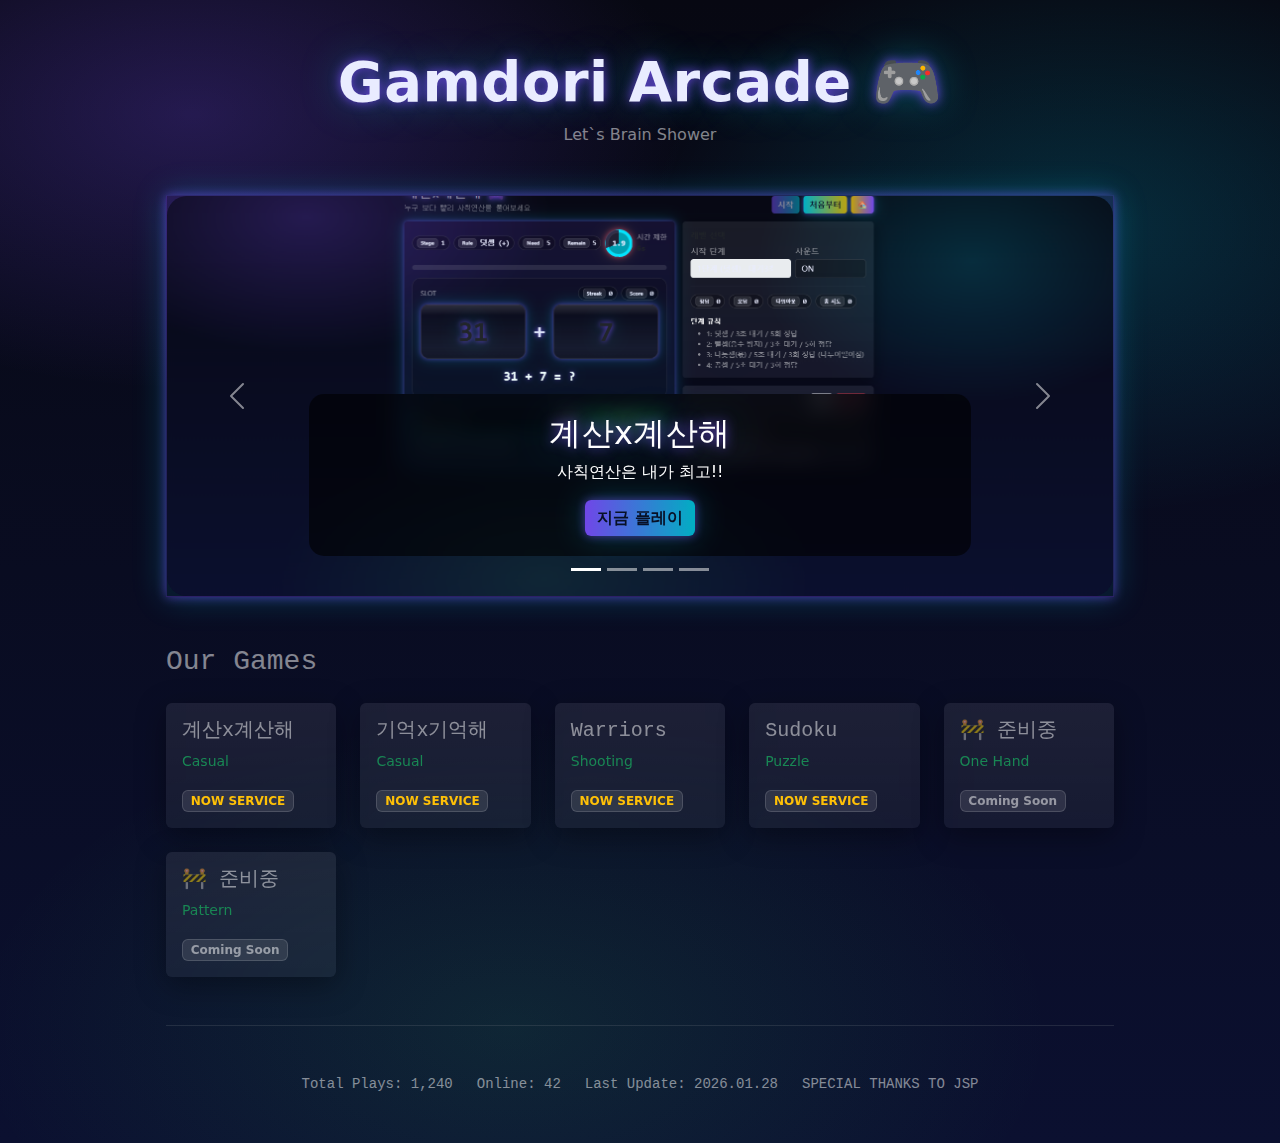
<file: index.html>
<!DOCTYPE html>
<html lang="ko">
<head>
  <meta charset="utf-8" />
  <meta name="viewport" content="width=device-width, initial-scale=1" />
  <title>🎮 Gamdori</title>
  <link href="https://cdn.jsdelivr.net/npm/bootstrap@5.3.3/dist/css/bootstrap.min.css" rel="stylesheet">
  <link rel="stylesheet" href="./css/template_style.css">
  <style>
    /* 인덱스 페이지 전용 추가 스타일 */
    .carousel-item { height: 400px; border-radius: 20px; overflow: hidden; }
    .carousel-caption { background: rgba(0, 0, 0, 0.6); border-radius: 15px; backdrop-filter: blur(10px); padding: 20px; bottom: 10%; }
    .game-card { transition: transform 0.3s ease, box-shadow 0.3s ease; cursor: pointer; height: 100%; }
    .game-card:hover { transform: translateY(-10px); box-shadow: var(--glow-strong) !important; }
    .card-img-top { height: 140px; object-fit: cover; filter: brightness(0.7); }
    .carousel-bg { background-size: cover; background-position: center; background-repeat: no-repeat; height: 100%;}
    .bg-multi { background-image: url('./assets/images/carousel_multi.png'); }
    .bg-memory { background-image: url('./assets/images/carousel_memory.png'); }
    .bg-word { background-image: url('./assets/images/carousel_word.png'); }
    .bg-sudoku { background-image: url('./assets/images/carousel_sudoku.png'); }
  </style>
</head>
<body class="py-5">

  <div class="wrap px-3">
    <header class="text-center mb-5">
      <h1 class="display-4 fw-bold neon-title">Gamdori Arcade 🎮</h1>
      <p class="text-white-50">Let`s Brain Shower</p>
    </header>

    <section class="mb-5">
      <div id="featuredCarousel" class="carousel slide carousel-fade" data-bs-ride="carousel">
        <div class="carousel-indicators">
          <button type="button" data-bs-target="#featuredCarousel" data-bs-slide-to="0" class="active"></button>
          <button type="button" data-bs-target="#featuredCarousel" data-bs-slide-to="1"></button>
          <button type="button" data-bs-target="#featuredCarousel" data-bs-slide-to="2"></button>
          <button type="button" data-bs-target="#featuredCarousel" data-bs-slide-to="3"></button>
        </div>
        <div class="carousel-inner glass machine">
          <div class="carousel-item active">
            <div class="carousel-bg bg-multi d-flex align-items-center justify-content-center h-100">
              <div class="carousel-caption">
                <h2 class="neon-title">계산x계산해</h2>
                <p>사칙연산은 내가 최고!!</p>
                <a href="./templates/game-multi-calc.html" class="btn btn-neon">지금 플레이</a>
              </div>
            </div>
          </div>
          <div class="carousel-item">
            <div class="carousel-bg bg-memory d-flex align-items-center justify-content-center h-100">
              <div class="carousel-caption">
                <h2 class="neon-title">기억x기억해</h2>
                <p>당신은 마카오에 대해서 얼마나 알고 있나?!!</p>
                <a href="./templates/game-word-memory.html" class="btn btn-neon">지금 플레이</a>
              </div>
            </div>
          </div>
          <div class="carousel-item">
            <div class="carousel-bg bg-word d-flex align-items-center justify-content-center h-100">
              <div class="carousel-caption">
                <h2 class="neon-title">키보드워리어 🧌</h2>
                <p>제한 시간 내에 누구보다 빠르게 키보드 워리어가 되어 보세요</p>
                <a href="./templates/game-speed-typing.html" class="btn btn-neon">지금 플레이</a>
              </div>
            </div>
          </div>
          <div class="carousel-item">
              <div class="carousel-bg bg-sudoku d-flex align-items-center justify-content-center h-100">
                  <div class="carousel-caption">
                      <h2 class="neon-title">Sudoku</h2>
                      <p>난이도 별로 스도쿠를 정복 하자~</p>
                      <a href="./templates/game-sudoku.html" class="btn btn-neon">지금 플레이</a>
                  </div>
              </div>
          </div>
          <!-- <div class="carousel-item">
              <div class="carousel-bg bg-memory d-flex align-items-center justify-content-center h-100">
                  <div class="carousel-caption">
                      <h2 class="neon-title">🚧 준비중</h2>
                      <p>Website Under Construction</p>
                      <a href="index.html" class="btn btn-neon">Comming Soon</a>
                  </div>
              </div>
          </div> -->
        </div>
        <button class="carousel-control-prev" type="button" data-bs-target="#featuredCarousel" data-bs-slide="prev">
          <span class="carousel-control-prev-icon"></span>
        </button>
        <button class="carousel-control-next" type="button" data-bs-target="#featuredCarousel" data-bs-slide="next">
          <span class="carousel-control-next-icon"></span>
        </button>
      </div>
    </section>

    <section>
      <h3 class="mb-4 text-white-50 mono">Our Games</h3>
      <div class="row row-cols-2 row-cols-md-3 row-cols-lg-5 g-4">

        <div class="col">
          <div class="card glass game-card border-0" onclick="location.href='./templates/game-multi-calc.html'">
            <div class="card-body">
              <h5 class="card-title text-white-50 mono">계산x계산해</h5>
              <p class="card-text small text-success">Casual</p>
              <span class="badge badge-soft text-warning">NOW SERVICE</span>
            </div>
          </div>
        </div>

        <div class="col">
          <div class="card glass game-card border-0" onclick="location.href='./templates/game-word-memory.html'">
            <div class="card-body">
              <h5 class="card-title text-white-50 mono">기억x기억해</h5>
              <p class="card-text small text-success">Casual</p>
              <span class="badge badge-soft text-warning">NOW SERVICE</span>
            </div>
          </div>
        </div>

        <div class="col">
          <div class="card glass game-card border-0" onclick="location.href='./templates/game-speed-typing.html'">
            <div class="card-body">
              <h5 class="card-title text-white-50 mono">Warriors</h5>
              <p class="card-text small text-success">Shooting</p>
              <span class="badge badge-soft text-warning">NOW SERVICE</span>
            </div>
          </div>
        </div>

        <div class="col">
          <div class="card glass game-card border-0" onclick="location.href='./templates/game-sudoku.html'">
            <div class="card-body">
              <h5 class="card-title text-white-50 mono">Sudoku</h5>
              <p class="card-text small text-success">Puzzle</p>
              <span class="badge badge-soft text-warning">NOW SERVICE</span>
            </div>
          </div>
        </div>

        <div class="col">
          <div class="card glass game-card border-0" onclick="location.href='index.html'">
            <div class="card-body">
              <h5 class="card-title text-white-50 mono">🚧 준비중</h5>
              <p class="card-text small text-success">One Hand</p>
              <span class="badge badge-soft text-white-50">Coming Soon</span>
            </div>
          </div>
        </div>

        <div class="col">
          <div class="card glass game-card border-0" onclick="location.href='index.html'">
            <div class="card-body">
              <h5 class="card-title text-white-50 mono">🚧 준비중</h5>
              <p class="card-text small text-success">Pattern</p>
              <span class="badge badge-soft text-white-50">Coming Soon</span>
            </div>
          </div>
        </div>

      </div>
    </section>

    <footer class="mt-5 pt-5 text-center border-top border-secondary border-opacity-25">
      <div class="d-flex justify-content-center gap-4 text-white-50 small mono">
        <span>Total Plays: 1,240</span>
        <span>Online: 42</span>
        <span>Last Update: 2026.01.28</span>
        <span>SPECIAL THANKS TO JSP</span>
      </div>
    </footer>
  </div>

  <script src="https://cdn.jsdelivr.net/npm/bootstrap@5.3.3/dist/js/bootstrap.bundle.min.js"></script>
</body>
</html>
</file>
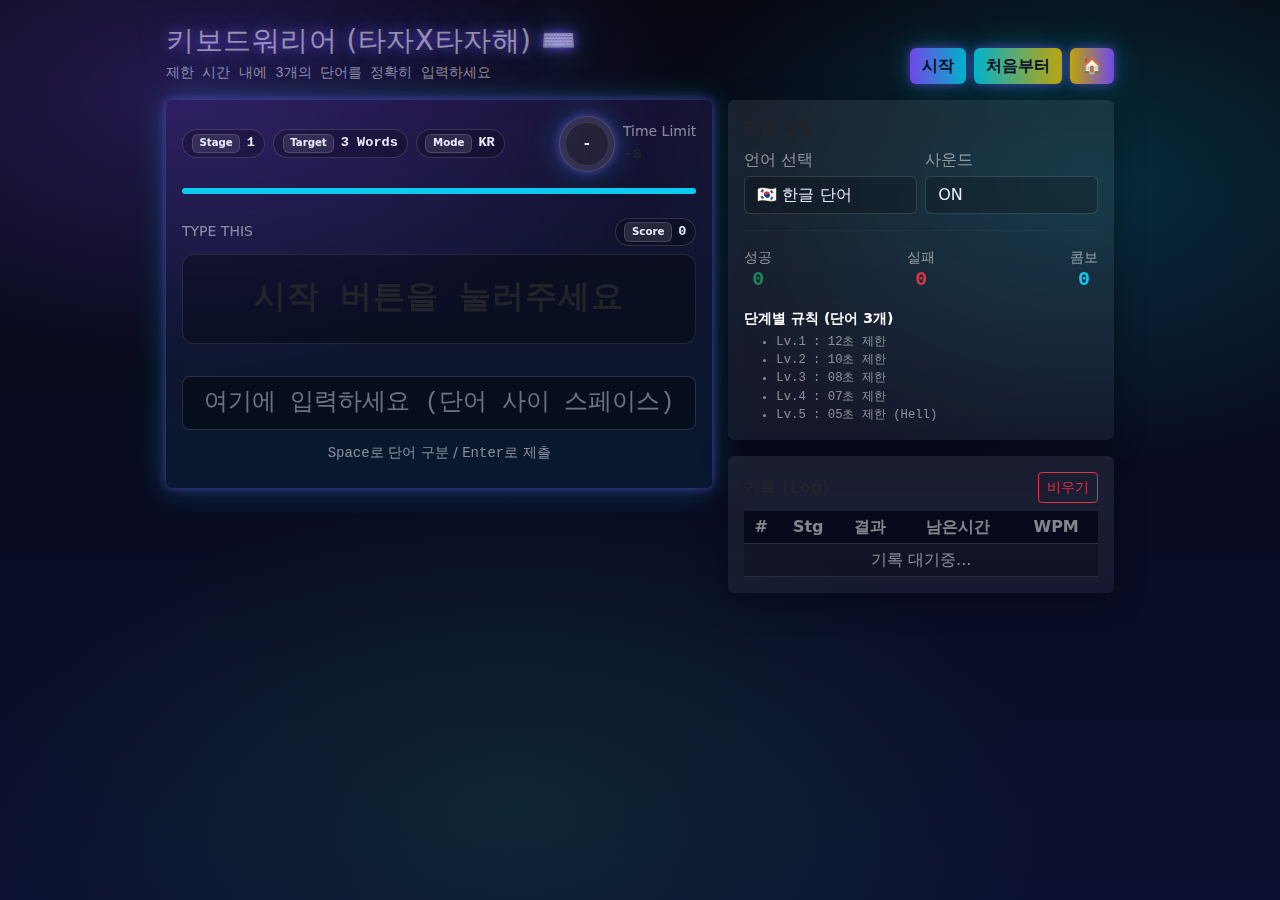
<file: typing-game.html>
<!doctype html>
<html lang="ko">
<head>
  <meta charset="utf-8" />
  <meta name="viewport" content="width=device-width, initial-scale=1" />
  <title>⌨️ TypeDori</title>

  <link href="https://cdn.jsdelivr.net/npm/bootstrap@5.3.3/dist/css/bootstrap.min.css" rel="stylesheet">
  <link rel="stylesheet" href="style.css">
  <style>
    /* 타이핑 게임 전용 추가 스타일 */
    .word-display {
      font-size: 2rem;
      font-weight: 700;
      letter-spacing: 1px;
      min-height: 80px;
      display: flex;
      flex-wrap: wrap;
      align-items: center;
      justify-content: center;
      gap: 10px;
      padding: 20px;
      background: rgba(0,0,0,.3);
      border-radius: 12px;
      border: 1px solid rgba(255,255,255,.1);
    }
    
    .char { transition: color 0.1s; color: var(--text); opacity: 0.5; }
    .char.current { text-decoration: underline; text-decoration-color: var(--neon2); opacity: 1; }
    .char.correct { color: var(--good); opacity: 1; text-shadow: 0 0 10px rgba(56, 239, 125, 0.5); }
    .char.wrong { color: var(--bad); opacity: 1; text-shadow: 0 0 10px rgba(255, 77, 109, 0.5); }
    .char.space { width: 10px; } /* 스페이스바 시각적 간격 */
  </style>
</head>

<body class="py-4">
  <div class="wrap px-3">
    <div class="d-flex flex-wrap align-items-end justify-content-between gap-2 mb-3">
      <div>
        <h1 class="h3 mb-1 neon-title"><span class="text-white-50">키보드워리어 (타자X타자해) ⌨️</span></h1>
        <div class="text-white-50 small">
          <span class="mono">제한 시간 내에 3개의 단어를 정확히 입력하세요</span>
        </div>
      </div>

      <div class="d-flex flex-wrap gap-2">
        <button id="btnStart" class="btn btn-neon">시작</button>
        <button id="btnRestartAll" class="btn btn-neon2">처음부터</button>
        <button id="btnGotoIndex" class="btn btn-neon3">🏠</button>
      </div>
    </div>

    <div class="row g-3">
      <div class="col-12 col-lg-7">
        <div class="card glass machine border-0">
          <div class="card-body">
            <div class="d-flex flex-wrap align-items-center justify-content-between gap-2 mb-3">
              <div class="d-flex flex-wrap gap-2">
                <span class="chip"><span class="badge badge-soft">Stage</span> <span id="hudStage" class="mono fw-bold">1</span></span>
                <span class="chip"><span class="badge badge-soft">Target</span> <span class="mono fw-bold">3 Words</span></span>
                <span class="chip"><span class="badge badge-soft">Mode</span> <span id="hudLang" class="mono fw-bold">KR</span></span>
              </div>

              <div class="d-flex align-items-center gap-2">
                <div class="timer-ring" id="timerRing" style="--p:0%;">
                  <div class="mono" id="timerText">-</div>
                </div>
                <div>
                  <div class="text-white-50 small">Time Limit</div>
                  <div class="mono fw-bold"><span id="hudTimeLimit">-</span>s</div>
                </div>
              </div>
            </div>

            <div class="progress mb-4" style="height: 6px; background: rgba(255,255,255,.10);">
              <div id="progressBar" class="progress-bar bg-info" style="width:100%"></div>
            </div>

            <div class="mb-4">
              <div class="d-flex align-items-center justify-content-between mb-2">
                <div class="text-white-50 small">TYPE THIS</div>
                <div class="d-flex flex-wrap gap-2">
                  <span class="chip"><span class="badge badge-soft">Score</span> <span id="hudScore" class="mono fw-bold">0</span></span>
                </div>
              </div>

              <div id="wordDisplay" class="word-display mono">
                시작 버튼을 눌러주세요
              </div>
            </div>

            <form id="answerForm" class="row g-2 align-items-center mt-3">
              <div class="col-12">
                <input id="answerInput" class="form-control form-control-lg mono text-center" type="text" 
                       placeholder="여기에 입력하세요 (단어 사이 스페이스)" autocomplete="off" disabled 
                       style="font-size: 1.5rem; background: rgba(0,0,0,0.4); color: white;" />
              </div>
              <div class="col-12 d-none">
                <button id="btnSubmit" class="btn btn-success w-100" type="submit">제출</button>
              </div>
            </form>
            <div class="p-2 form-text text-white-50 text-center">
              <span class="mono">Space</span>로 단어 구분 / <span class="mono">Enter</span>로 제출
            </div>
          </div>
        </div>
      </div>

      <div class="col-12 col-lg-5">
        <div class="card glass border-0 mb-3">
          <div class="card-body">
            <div class="fw-bold mb-2">게임 설정</div>

            <div class="row g-2 align-items-end">
              <div class="col-6">
                <label class="form-label text-white-50 mb-1">언어 선택</label>
                <select id="langSelect" class="form-select">
                  <option value="KR" selected>🇰🇷 한글 단어</option>
                  <option value="EN">🇺🇸 영어 단어</option>
                </select>
              </div>
              <div class="col-6">
                <label class="form-label text-white-50 mb-1">사운드</label>
                <select id="soundSelect" class="form-select">
                  <option value="on" selected>ON</option>
                  <option value="off">OFF</option>
                </select>
              </div>
            </div>

            <hr style="border-color: rgba(255,255,255,.12);" />

            <div class="d-flex flex-wrap gap-2 justify-content-between">
              <div class="text-center">
                <div class="small text-white-50">성공</div>
                <div id="hudCorrect" class="mono fw-bold h5 mb-0 text-success">0</div>
              </div>
              <div class="text-center">
                <div class="small text-white-50">실패</div>
                <div id="hudWrong" class="mono fw-bold h5 mb-0 text-danger">0</div>
              </div>
              <div class="text-center">
                <div class="small text-white-50">콤보</div>
                <div id="hudStreak" class="mono fw-bold h5 mb-0 text-info">0</div>
              </div>
            </div>

            <div class="mt-3 small text-white-50">
              <div class="fw-semibold text-white mb-1">단계별 규칙 (단어 3개)</div>
              <ul class="mb-0 mono small">
                <li>Lv.1 : 12초 제한</li>
                <li>Lv.2 : 10초 제한</li>
                <li>Lv.3 : 08초 제한</li>
                <li>Lv.4 : 07초 제한</li>
                <li>Lv.5 : 05초 제한 (Hell)</li>
              </ul>
            </div>
          </div>
        </div>

        <div class="card glass border-0">
          <div class="card-body">
            <div class="d-flex align-items-center justify-content-between gap-2 mb-2">
              <div class="fw-bold">기록 (Log)</div>
              <button id="btnClearLog" class="btn btn-outline-danger btn-sm">비우기</button>
            </div>

            <div class="table-responsive" style="max-height: 300px;">
              <table class="table table-sm table-darkish align-middle mb-0 text-center">
                <thead style="position: sticky; top: 0; background: rgba(10,15,35,.95);">
                  <tr>
                    <th class="text-white-50">#</th>
                    <th class="text-white-50">Stg</th>
                    <th class="text-white-50">결과</th>
                    <th class="text-white-50">남은시간</th>
                    <th class="text-white-50">WPM</th>
                  </tr>
                </thead>
                <tbody id="logBody">
                  <tr><td colspan="5" class="text-white-50">기록 대기중...</td></tr>
                </tbody>
              </table>
            </div>
          </div>
        </div>
      </div>
    </div>

    <div class="toast-container position-fixed bottom-0 end-0 p-3" style="z-index: 1080;">
      <div id="toast" class="toast align-items-center text-bg-dark border-0" role="alert" aria-live="assertive" aria-atomic="true">
        <div class="d-flex">
          <div id="toastBody" class="toast-body">-</div>
          <button type="button" class="btn-close btn-close-white me-2 m-auto" data-bs-dismiss="toast" aria-label="Close"></button>
        </div>
      </div>
    </div>

  </div>

  <script src="https://cdn.jsdelivr.net/npm/bootstrap@5.3.3/dist/js/bootstrap.bundle.min.js"></script>
  <script src="typing-game.js"></script>
</body>
</html>
</file>
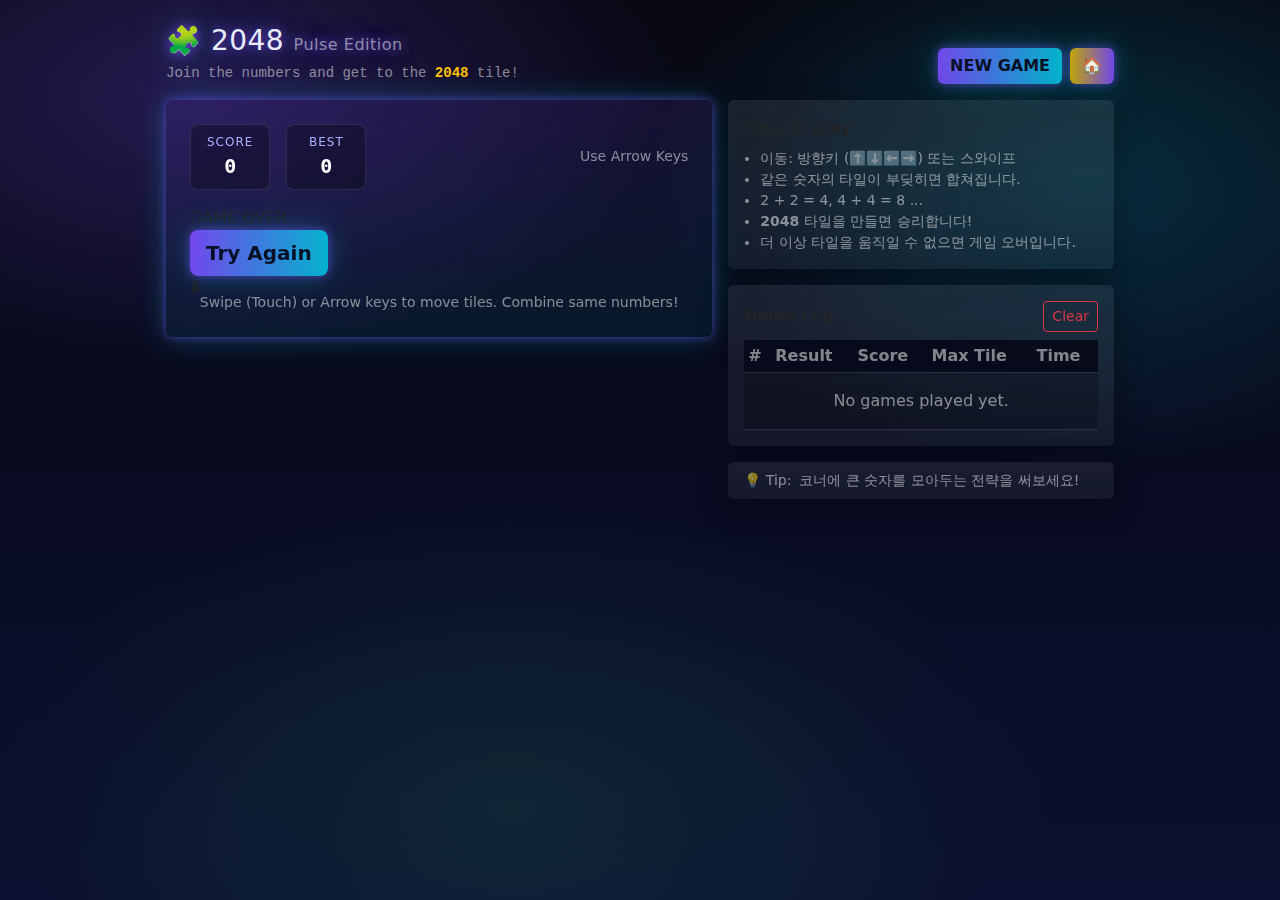
<file: templates/game-2048.html>
<!doctype html>
<html lang="ko">

<head>
    <meta charset="utf-8" />
    <meta name="viewport" content="width=device-width, initial-scale=1, maximum-scale=1, user-scalable=no" />
    <title>🧩 2048</title>

    <link href="https://cdn.jsdelivr.net/npm/bootstrap@5.3.3/dist/css/bootstrap.min.css" rel="stylesheet">
    <link rel="stylesheet" href="../css/template_style.css">
    <style>
        /* 추가적인 커스텀 스타일이 필요하면 여기에 작성 */
        .score-box {
            background: rgba(0, 0, 0, 0.3);
            border: 1px solid rgba(255, 255, 255, 0.1);
            border-radius: 8px;
            padding: 8px 16px;
            min-width: 80px;
            text-align: center;
        }

        .score-label {
            font-size: 0.75rem;
            color: #a9b2ff;
            text-transform: uppercase;
            letter-spacing: 1px;
        }

        .score-value {
            font-size: 1.25rem;
            font-weight: 800;
            color: #fff;
            font-family: ui-monospace, monospace;
        }
    </style>
</head>

<body class="py-4">
    <div class="wrap px-3">
        <!-- Header -->
        <div class="d-flex flex-wrap align-items-end justify-content-between gap-2 mb-3">
            <div>
                <h1 class="h3 mb-1 neon-title">🧩 2048 <span class="fs-6 text-white-50">Pulse Edition</span></h1>
                <div class="text-white-50 small">
                    <span class="mono">Join the numbers and get to the <strong class="text-warning">2048</strong>
                        tile!</span>
                </div>
            </div>

            <div class="d-flex flex-wrap gap-2">
                <button id="btnNewGame" class="btn btn-neon">NEW GAME</button>
                <button id="btnGotoIndex" class="btn btn-neon3">🏠</button>
            </div>
        </div>

        <div class="row g-3">
            <!-- Left: Game Area -->
            <div class="col-12 col-lg-7">
                <div class="card glass machine border-0">
                    <div class="card-body p-3 p-md-4">

                        <!-- Score Board -->
                        <div class="d-flex justify-content-between align-items-center mb-3">
                            <div class="d-flex gap-3">
                                <div class="score-box">
                                    <div class="score-label">Score</div>
                                    <div id="scoreCurrent" class="score-value">0</div>
                                </div>
                                <div class="score-box">
                                    <div class="score-label">Best</div>
                                    <div id="scoreBest" class="score-value">0</div>
                                </div>
                            </div>
                            <div class="text-white-50 small text-end">
                                <i class="bi bi-arrows-move"></i> Use Arrow Keys
                            </div>
                        </div>

                        <!-- Game Grid -->
                        <div class="grid-2048" id="grid2048">
                            <!-- Tiles will be generated by JS -->
                            <!-- 16 empty cells for background grid -->
                            <div class="tile-empty"></div>
                            <div class="tile-empty"></div>
                            <div class="tile-empty"></div>
                            <div class="tile-empty"></div>
                            <div class="tile-empty"></div>
                            <div class="tile-empty"></div>
                            <div class="tile-empty"></div>
                            <div class="tile-empty"></div>
                            <div class="tile-empty"></div>
                            <div class="tile-empty"></div>
                            <div class="tile-empty"></div>
                            <div class="tile-empty"></div>
                            <div class="tile-empty"></div>
                            <div class="tile-empty"></div>
                            <div class="tile-empty"></div>
                            <div class="tile-empty"></div>

                            <!-- Game Over / Win Overlay -->
                            <div id="gameOverlay" class="overlay">
                                <div class="overlay-title" id="overlayMessage">GAME OVER</div>
                                <button id="btnTryAgain" class="btn btn-neon btn-lg">Try Again</button>
                            </div>
                        </div>

                        <div class="mt-3 text-center text-white-50 small">
                            Swipe (Touch) or Arrow keys to move tiles. Combine same numbers!
                        </div>
                    </div>
                </div>
            </div>

            <!-- Right: Guide & Log -->
            <div class="col-12 col-lg-5">
                <!-- Rules -->
                <div class="card glass border-0 mb-3">
                    <div class="card-body">
                        <div class="d-flex align-items-center gap-2 mb-2">
                            <div class="fw-bold">How to play</div>
                        </div>
                        <ul class="small text-white-50 mb-0 ps-3">
                            <li>이동: 방향키 (⬆️⬇️⬅️➡️) 또는 스와이프</li>
                            <li>같은 숫자의 타일이 부딪히면 합쳐집니다.</li>
                            <li>2 + 2 = 4, 4 + 4 = 8 ...</li>
                            <li><strong>2048</strong> 타일을 만들면 승리합니다!</li>
                            <li>더 이상 타일을 움직일 수 없으면 게임 오버입니다.</li>
                        </ul>
                    </div>
                </div>

                <!-- Stats/Logs -->
                <div class="card glass border-0">
                    <div class="card-body">
                        <div class="d-flex align-items-center justify-content-between gap-2 mb-2">
                            <div class="fw-bold">Game Log</div>
                            <button id="btnClearLog" class="btn btn-outline-danger btn-sm">Clear</button>
                        </div>

                        <div class="table-responsive" style="max-height: 300px;">
                            <table class="table table-sm table-darkish align-middle mb-0">
                                <thead style="position: sticky; top: 0; background: rgba(10,15,35,.95);">
                                    <tr>
                                        <th class="text-white-50">#</th>
                                        <th class="text-white-50">Result</th>
                                        <th class="text-white-50">Score</th>
                                        <th class="text-white-50">Max Tile</th>
                                        <th class="text-white-50">Time</th>
                                    </tr>
                                </thead>
                                <tbody id="logBody">
                                    <tr>
                                        <td colspan="5" class="text-white-50 text-center py-3">No games played yet.</td>
                                    </tr>
                                </tbody>
                            </table>
                        </div>
                    </div>
                </div>

                <!-- Tip -->
                <div class="card glass border-0 mt-3">
                    <div class="card-body py-2">
                        <div class="d-flex align-items-center gap-2 small text-white-50">
                            <span>💡 Tip:</span>
                            <span>코너에 큰 숫자를 모아두는 전략을 써보세요!</span>
                        </div>
                    </div>
                </div>
            </div>
        </div>
    </div>

    <script src="https://cdn.jsdelivr.net/npm/bootstrap@5.3.3/dist/js/bootstrap.bundle.min.js"></script>
    <script src="../script/script-2048.js"></script>
</body>

</html>
</file>
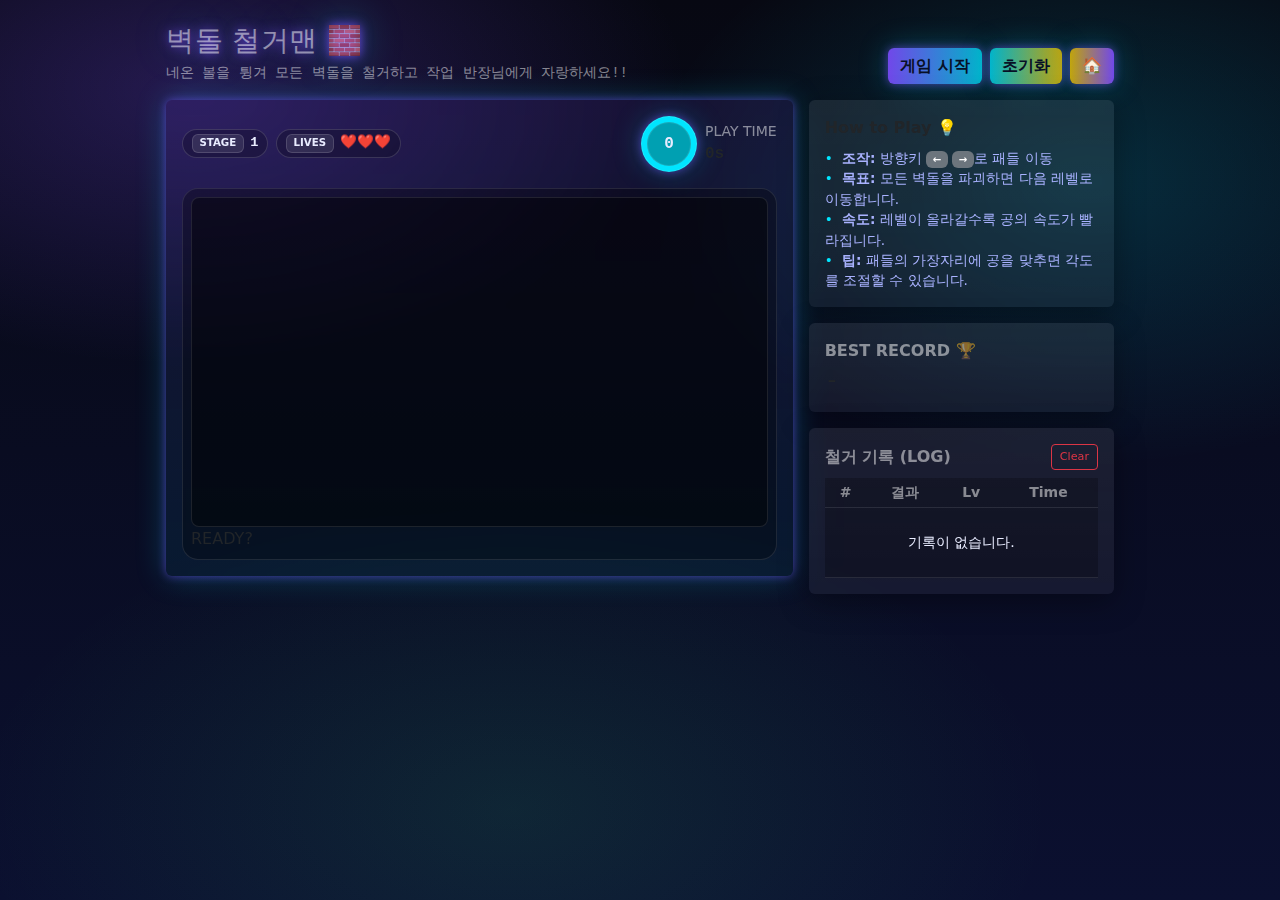
<file: templates/game-block-breaker.html>
<!doctype html>
<html lang="ko">
<head>
  <meta charset="utf-8" />
  <meta name="viewport" content="width=device-width, initial-scale=1" />
  <title>🎮️ 벽돌 철거맨</title>
  <link href="https://cdn.jsdelivr.net/npm/bootstrap@5.3.3/dist/css/bootstrap.min.css" rel="stylesheet">
  <link rel="stylesheet" href="../css/template_style.css">
  <style>
    #gameCanvas {
      background: rgba(0, 0, 0, 0.4);
      display: block;
      margin: 0 auto;
      border-radius: 8px;
      cursor: crosshair;
      width: 100%;
      height: auto;
      border: 1px solid rgba(255, 255, 255, 0.1);
    }
    .instruction-list { list-style: none; padding-left: 0; font-size: 0.85rem; color: var(--muted); }
    .instruction-list li::before { content: "• "; color: var(--neon2); margin-right: 5px; }
  </style>
</head>

<body class="py-4">
  <div class="wrap px-3">
    <div class="d-flex flex-wrap align-items-end justify-content-between gap-2 mb-3">
      <div>
        <h1 class="h3 mb-1 neon-title"><span class="text-white-50">벽돌 철거맨 🧱</span></h1>
        <div class="text-white-50 small">
          <span class="mono">네온 볼을 튕겨 모든 벽돌을 철거하고 작업 반장님에게 자랑하세요!!</span>
        </div>
      </div>

      <div class="d-flex flex-wrap gap-2">
        <button id="btnStart" class="btn btn-neon">게임 시작</button>
        <button id="btnRestartAll" class="btn btn-neon2">초기화</button>
        <button id="btnGotoIndex" class="btn btn-neon3">🏠</button>
      </div>
    </div>

    <div class="row g-3">
      <div class="col-12 col-lg-8">
        <div class="card glass machine border-0">
          <div class="card-body">
            <div class="d-flex flex-wrap align-items-center justify-content-between gap-2 mb-3">
              <div class="d-flex flex-wrap gap-2">
                <span class="chip"><span class="badge badge-soft">STAGE</span> <span id="hudLevel" class="mono fw-bold">1</span></span>
                <span class="chip"><span class="badge badge-soft">LIVES</span> <span id="hudLives" class="mono fw-bold">❤️❤️❤️</span></span>
              </div>
              <div class="d-flex align-items-center gap-2">
                <div class="timer-ring" id="timerRing" style="--p:100%;">
                  <div class="mono" id="timerText">0</div>
                </div>
                <div>
                  <div class="text-white-50 small">PLAY TIME</div>
                  <div class="mono fw-bold"><span id="hudTime">0</span>s</div>
                </div>
              </div>
            </div>

            <div class="position-relative p-2 rounded-4" style="background: rgba(0,0,0,.3); border: 1px solid rgba(255,255,255,.1);">
              <canvas id="gameCanvas" width="700" height="400"></canvas>
              
              <div id="overlay" class="overlay">
                <div id="overlayText" class="overlay-title">READY?</div>
                <div id="overlayAction" class="mt-3" style="display:none;">
                    <button id="btnOverlayRestart" class="btn btn-neon btn-lg">RESTART 🔄</button>
                </div>
              </div>
            </div>
          </div>
        </div>
      </div>

      <div class="col-12 col-lg-4">
        <div class="card glass border-0 mb-3">
          <div class="card-body">
            <div class="fw-bold mb-2 text-neon2">How to Play 💡</div>
            <ul class="instruction-list mb-0">
              <li><b>조작:</b> 방향키 <span class="badge bg-secondary">←</span> <span class="badge bg-secondary">→</span>로 패들 이동</li>
              <li><b>목표:</b> 모든 벽돌을 파괴하면 다음 레벨로 이동합니다.</li>
              <li><b>속도:</b> 레벨이 올라갈수록 공의 속도가 빨라집니다.</li>
              <li><b>팁:</b> 패들의 가장자리에 공을 맞추면 각도를 조절할 수 있습니다.</li>
            </ul>
          </div>
        </div>

        <div class="card glass border-0 mb-3">
          <div class="card-body">
            <div class="fw-bold mb-1 text-white-50">BEST RECORD 🏆</div>
            <div class="h4 mono mb-0 text-neon" id="hudBestTime">-</div>
          </div>
        </div>

        <div class="card glass border-0">
          <div class="card-body">
            <div class="d-flex align-items-center justify-content-between mb-2">
              <div class="fw-bold text-white-50">철거 기록 (LOG)</div>
              <button id="btnClearLog" class="btn btn-outline-danger btn-sm" style="font-size: 0.7rem;">Clear</button>
            </div>
            <div class="table-responsive" style="max-height: 280px;">
              <table class="table table-sm table-darkish align-middle mb-0 text-center">
                <thead>
                  <tr>
                    <th class="text-white-50 small">#</th>
                    <th class="text-white-50 small">결과</th>
                    <th class="text-white-50 small">Lv</th>
                    <th class="text-white-50 small">Time</th>
                  </tr>
                </thead>
                <tbody id="logBody" class="small">
                  <tr><td colspan="4" class="py-4">기록이 없습니다.</td></tr>
                </tbody>
              </table>
            </div>
          </div>
        </div>
      </div>
    </div>
  </div>

  <script src="../script/script-block-breaker.js"></script>
</body>
</html>
</file>
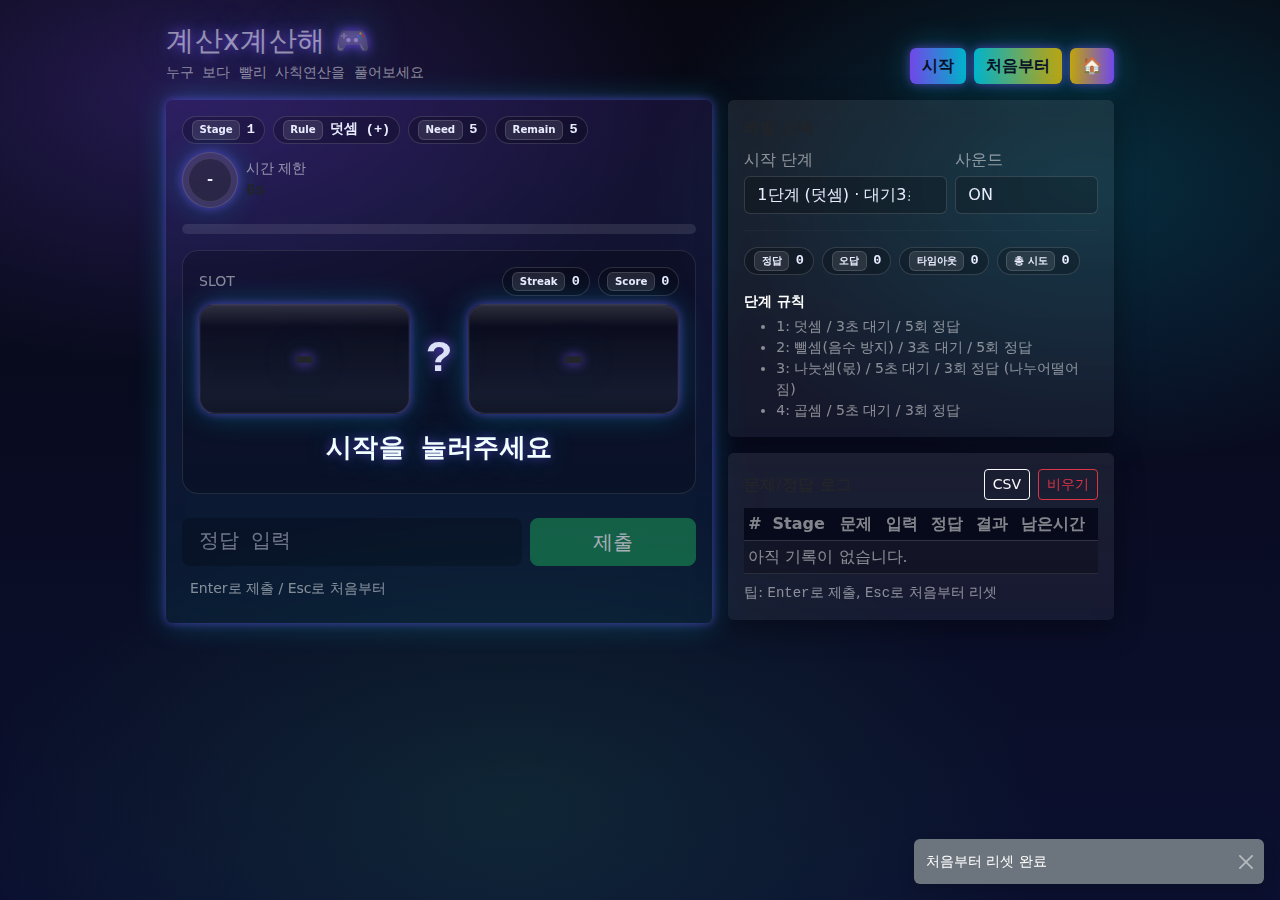
<file: templates/game-multi-calc.html>
<!doctype html>
<html lang="ko">
<head>
  <meta charset="utf-8" />
  <meta name="viewport" content="width=device-width, initial-scale=1" />
  <title>🎮️ Gamdori</title>

  <link href="https://cdn.jsdelivr.net/npm/bootstrap@5.3.3/dist/css/bootstrap.min.css" rel="stylesheet">
  <link rel="stylesheet" href="../css/template_style.css">
</head>

<body class="py-4">
  <div class="wrap px-3">
    <div class="d-flex flex-wrap align-items-end justify-content-between gap-2 mb-3">
      <div>
        <h1 class="h3 mb-1 neon-title"><span class="text-white-50">계산x계산해 🎮️</span></h1>
        <div class="text-white-50 small">
          <span class="mono">누구 보다 빨리 사칙연산을 풀어보세요</span>
        </div>
      </div>

      <div class="d-flex flex-wrap gap-2">
        <button id="btnStart" class="btn btn-neon">시작</button>
        <!-- <button id="btnRestartStage" class="btn btn-outline-light">현재 단계 재시작</button> -->
        <button id="btnRestartAll" class="btn btn-neon2">처음부터</button>
        <button id="btnGotoIndex" class="btn btn-neon3">🏠</button>
      </div>
    </div>

    <div class="row g-3">
      <!-- Left: Machine -->
      <div class="col-12 col-lg-7">
        <div class="card glass machine border-0">
          <div class="card-body">
            <div class="d-flex flex-wrap align-items-center justify-content-between gap-2 mb-3">
              <div class="d-flex flex-wrap gap-2">
                <span class="chip"><span class="badge badge-soft">Stage</span> <span id="hudStage" class="mono fw-bold">-</span></span>
                <span class="chip"><span class="badge badge-soft">Rule</span> <span id="hudRule" class="mono fw-bold">-</span></span>
                <span class="chip"><span class="badge badge-soft">Need</span> <span id="hudNeed" class="mono fw-bold">-</span></span>
                <span class="chip"><span class="badge badge-soft">Remain</span> <span id="hudRemain" class="mono fw-bold">-</span></span>
              </div>

              <div class="d-flex align-items-center gap-2">
                <div class="timer-ring" id="timerRing" style="--p:0%;">
                  <div class="mono" id="timerText">-</div>
                </div>
                <div>
                  <div class="text-white-50 small">시간 제한</div>
                  <div class="mono fw-bold"><span id="hudTimeLimit">-</span>s</div>
                </div>
              </div>
            </div>

            <div class="progress mb-3" style="height: 10px; background: rgba(255,255,255,.10);">
              <div id="progressBar" class="progress-bar progress-bar-striped progress-bar-animated" style="width:0%"></div>
            </div>

            <!-- Slot Reels -->
            <div class="p-3 rounded-4" style="background: rgba(0,0,0,.20); border: 1px solid rgba(255,255,255,.10);">
              <div class="d-flex align-items-center justify-content-between mb-2">
                <div class="text-white-50 small">SLOT</div>
                <div class="d-flex flex-wrap gap-2">
                  <span class="chip"><span class="badge badge-soft">Streak</span> <span id="hudStreak" class="mono fw-bold">0</span></span>
                  <span class="chip"><span class="badge badge-soft">Score</span> <span id="hudScore" class="mono fw-bold">0</span></span>
                </div>
              </div>

              <div class="reels mb-3">
                <div class="reel" id="reelA">
                  <div class="stack" id="stackA"></div>
                  <div class="window mono" id="windowA">-</div>
                </div>

                <div class="op mono" id="opSymbol">?</div>

                <div class="reel" id="reelB">
                  <div class="stack" id="stackB"></div>
                  <div class="window mono" id="windowB">-</div>
                </div>
              </div>

              <div class="d-flex justify-content-center mb-2">
                <div class="question-line mono text-center" id="questionLine">시작을 눌러주세요</div>
              </div>

              <div class="text-center">
                <span id="spinBadge" class="badge text-bg-secondary mono d-none blink">SPINNING...</span>
              </div>
            </div>

            <form id="answerForm" class="row g-2 align-items-center mt-3">
              <div class="col-12 col-md-8">
                <input id="answerInput" class="form-control form-control-lg mono" type="number" inputmode="numeric" placeholder="정답 입력" disabled />
              </div>
              <div class="col-12 col-md-4 d-grid">
                <button id="btnSubmit" class="btn btn-success btn-lg" type="submit" disabled>제출</button>
              </div>
            </form>
            <div class="p-2 form-text text-white-50">Enter로 제출 / Esc로 처음부터</div>
          </div>
        </div>
      </div>

      <!-- Right: Controls + Log -->
      <div class="col-12 col-lg-5">
        <div class="card glass border-0 mb-3">
          <div class="card-body">
            <div class="d-flex align-items-center justify-content-between gap-2 mb-2">
              <div class="fw-bold">레벨 선택</div>
              <!-- <span class="text-white-50 small">선택 후 시작</span> -->
            </div>

            <div class="row g-2 align-items-end">
              <div class="col-7">
                <label class="form-label text-white-50 mb-1">시작 단계</label>
                <select id="stageSelect" class="form-select">
                  <option value="1">1단계 (덧셈) · 대기3초 · 5회</option>
                  <option value="2" disabled>2단계 (뺄셈) · 대기3초 · 5회</option>
                  <option value="3" disabled>3단계 (나눗셈-몫) · 대기5초 · 3회</option>
                  <option value="4" disabled>4단계 (곱셈) · 대기5초 · 3회</option>
                </select>
              </div>
              <div class="col-5">
                <label class="form-label text-white-50 mb-1">사운드</label>
                <select id="soundSelect" class="form-select">
                  <option value="on" selected>ON</option>
                  <option value="off">OFF</option>
                </select>
              </div>
            </div>

            <hr style="border-color: rgba(255,255,255,.12);" />

            <div class="d-flex flex-wrap gap-2">
              <span class="chip"><span class="badge badge-soft">정답</span> <span id="hudCorrect" class="mono fw-bold">0</span></span>
              <span class="chip"><span class="badge badge-soft">오답</span> <span id="hudWrong" class="mono fw-bold">0</span></span>
              <span class="chip"><span class="badge badge-soft">타임아웃</span> <span id="hudTimeout" class="mono fw-bold">0</span></span>
              <span class="chip"><span class="badge badge-soft">총 시도</span> <span id="hudAttempt" class="mono fw-bold">0</span></span>
            </div>

            <div class="mt-3 small text-white-50">
              <div class="fw-semibold text-white mb-1">단계 규칙</div>
              <ul class="mb-0">
                <li>1: 덧셈 / 3초 대기 / 5회 정답</li>
                <li>2: 뺄셈(음수 방지) / 3초 대기 / 5회 정답</li>
                <li>3: 나눗셈(몫) / 5초 대기 / 3회 정답 (나누어떨어짐)</li>
                <li>4: 곱셈 / 5초 대기 / 3회 정답</li>
              </ul>
            </div>
          </div>
        </div>

        <div class="card glass border-0">
          <div class="card-body">
            <div class="d-flex align-items-center justify-content-between gap-2 mb-2">
              <div class="fw-bold">문제/정답 로그</div>
              <div class="d-flex gap-2">
                <button id="btnDownloadCsv" class="btn btn-outline-light btn-sm">CSV</button>
                <button id="btnClearLog" class="btn btn-outline-danger btn-sm">비우기</button>
              </div>
            </div>

            <div class="table-responsive" style="max-height: 360px;">
              <table class="table table-sm table-darkish align-middle mb-0">
                <thead style="position: sticky; top: 0; background: rgba(10,15,35,.95);">
                  <tr>
                    <th class="text-white-50">#</th>
                    <th class="text-white-50">Stage</th>
                    <th class="text-white-50">문제</th>
                    <th class="text-white-50">입력</th>
                    <th class="text-white-50">정답</th>
                    <th class="text-white-50">결과</th>
                    <th class="text-white-50">남은시간</th>
                  </tr>
                </thead>
                <tbody id="logBody">
                  <tr><td colspan="7" class="text-white-50">아직 기록이 없습니다.</td></tr>
                </tbody>
              </table>
            </div>

            <div class="text-white-50 small mt-2">
              팁: <span class="mono">Enter</span>로 제출, <span class="mono">Esc</span>로 처음부터 리셋
            </div>
          </div>
        </div>
      </div>
    </div>

    <!-- Toast -->
    <div class="toast-container position-fixed bottom-0 end-0 p-3" style="z-index: 1080;">
      <div id="toast" class="toast align-items-center text-bg-dark border-0" role="alert" aria-live="assertive" aria-atomic="true">
        <div class="d-flex">
          <div id="toastBody" class="toast-body">-</div>
          <button type="button" class="btn-close btn-close-white me-2 m-auto" data-bs-dismiss="toast" aria-label="Close"></button>
        </div>
      </div>
    </div>

  </div>

  <script src="https://cdn.jsdelivr.net/npm/bootstrap@5.3.3/dist/js/bootstrap.bundle.min.js"></script>
  <script src="../script/script-multi.js"></script>
</body>
</html>
</file>
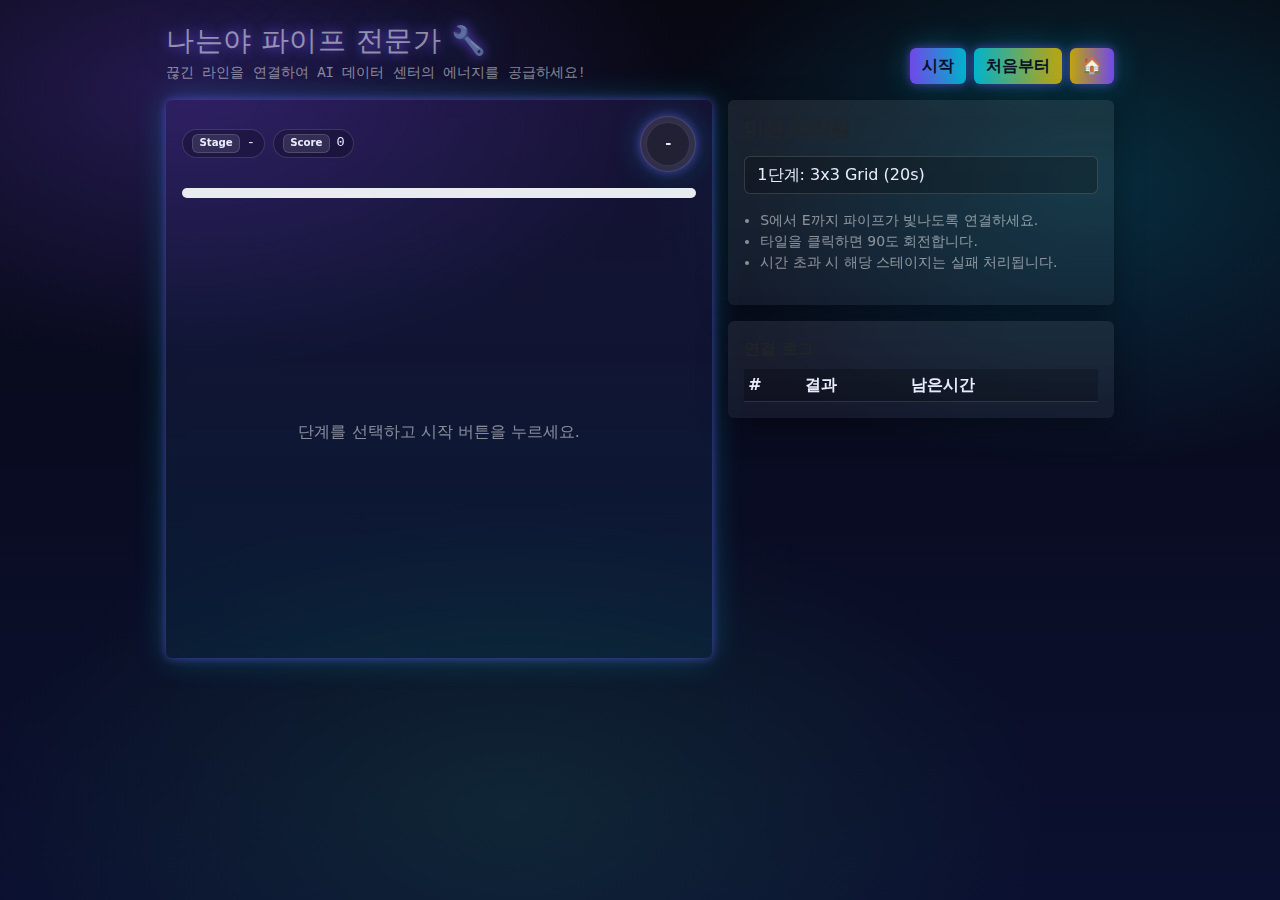
<file: templates/game-pipe.html>
<!doctype html>
<html lang="ko">
<head>
  <meta charset="utf-8" />
  <meta name="viewport" content="width=device-width, initial-scale=1" />
  <title>🔧 파이프기사</title>
  <link href="https://cdn.jsdelivr.net/npm/bootstrap@5.3.3/dist/css/bootstrap.min.css" rel="stylesheet">
  <link rel="stylesheet" href="../css/template_style.css">
  <style>
    .pipe-grid { display: grid; gap: 6px; margin: 0 auto; background: rgba(0,0,0,0.3); padding: 15px; border-radius: 16px; border: 1px solid rgba(255,255,255,0.1); width: fit-content; }
    .pipe-tile { width: 65px; height: 65px; background: var(--panel); border: 1px solid rgba(255,255,255,0.1); border-radius: 10px; cursor: pointer; display: flex; align-items: center; justify-content: center; transition: all 0.2s; position: relative; }
    .pipe-tile:hover:not(.fixed) { background: rgba(124,77,255,0.2); transform: scale(1.02); }
    .pipe-tile.fixed { cursor: default; background: rgba(255,255,255,0.05); color: var(--warn); font-weight: bold; }
    .pipe-svg { width: 85%; height: 85%; fill: none; stroke: #444; stroke-width: 10; stroke-linecap: round; transition: stroke 0.3s; }
    .connected .pipe-svg { stroke: var(--neon2); filter: drop-shadow(0 0 8px var(--neon2)); }
    .tile-s, .tile-e { font-size: 1.3rem; z-index: 2; font-weight: 900; text-shadow: var(--glow); }
  </style>
</head>
<body class="py-4">
  <div class="wrap px-3">
    <div class="d-flex flex-wrap align-items-end justify-content-between gap-2 mb-3">
      <div>
        <h1 class="h3 mb-1 neon-title"><span class="text-white-50">나는야 파이프 전문가 🔧</span></h1>
        <div class="text-white-50 small"><span class="mono">끊긴 라인을 연결하여 AI 데이터 센터의 에너지를 공급하세요!</span></div>
      </div>
      <div class="d-flex flex-wrap gap-2">
        <button id="btnStart" class="btn btn-neon">시작</button>
        <button id="btnRestartAll" class="btn btn-neon2">처음부터</button>
        <button id="btnGotoIndex" class="btn btn-neon3">🏠</button>
      </div>
    </div>

    <div class="row g-3">
      <div class="col-12 col-lg-7">
        <div class="card glass machine border-0">
          <div class="card-body">
            <div class="d-flex justify-content-between mb-3 align-items-center">
              <div class="d-flex gap-2">
                <span class="chip"><span class="badge badge-soft">Stage</span> <span id="hudStage" class="mono">-</span></span>
                <span class="chip"><span class="badge badge-soft">Score</span> <span id="hudScore" class="mono">0</span></span>
              </div>
              <div class="timer-ring" id="timerRing"><div id="timerText" class="mono">-</div></div>
            </div>
            <div class="progress mb-4" style="height: 10px;"><div id="progressBar" class="progress-bar progress-bar-striped progress-bar-animated bg-info" style="width:0%"></div></div>
            <div id="gameBoard" class="d-flex justify-content-center align-items-center p-2" style="min-height: 420px;">
                <div class="text-white-50">단계를 선택하고 시작 버튼을 누르세요.</div>
            </div>
          </div>
        </div>
      </div>

      <div class="col-12 col-lg-5">
        <div class="card glass border-0 mb-3">
          <div class="card-body">
            <h5 class="fw-bold mb-3">미션 브리핑</h5>
            <select id="stageSelect" class="form-select mb-3">
                <option value="1">1단계: 3x3 Grid (20s)</option>
                <option value="2">2단계: 4x4 Grid (40s)</option>
                <option value="3">3단계: 5x5 Grid (60s)</option>
                <option value="4">4단계: 6x6 Grid (80s)</option>
                <option value="5">5단계: 7x7 Grid (100s)</option>
            </select>
            <div class="small text-white-50">
                <ul class="ps-3">
                    <li>S에서 E까지 파이프가 빛나도록 연결하세요.</li>
                    <li>타일을 클릭하면 90도 회전합니다.</li>
                    <li>시간 초과 시 해당 스테이지는 실패 처리됩니다.</li>
                </ul>
            </div>
          </div>
        </div>
        <div class="card glass border-0">
          <div class="card-body">
            <div class="fw-bold mb-2">연결 로그</div>
            <div class="table-responsive" style="max-height: 250px;">
              <table class="table table-sm table-darkish align-middle mb-0">
                <thead><tr><th>#</th><th>결과</th><th>남은시간</th></tr></thead>
                <tbody id="logBody"></tbody>
              </table>
            </div>
          </div>
        </div>
      </div>
    </div>
  </div>

  <div class="toast-container position-fixed bottom-0 end-0 p-3">
    <div id="gameToast" class="toast align-items-center text-bg-dark border-0" role="alert">
      <div class="d-flex"><div id="toastBody" class="toast-body"></div></div>
    </div>
  </div>

  <script src="https://cdn.jsdelivr.net/npm/bootstrap@5.3.3/dist/js/bootstrap.bundle.min.js"></script>
  <script src="../script/script-pipe.js"></script>
</body>
</html>
</file>
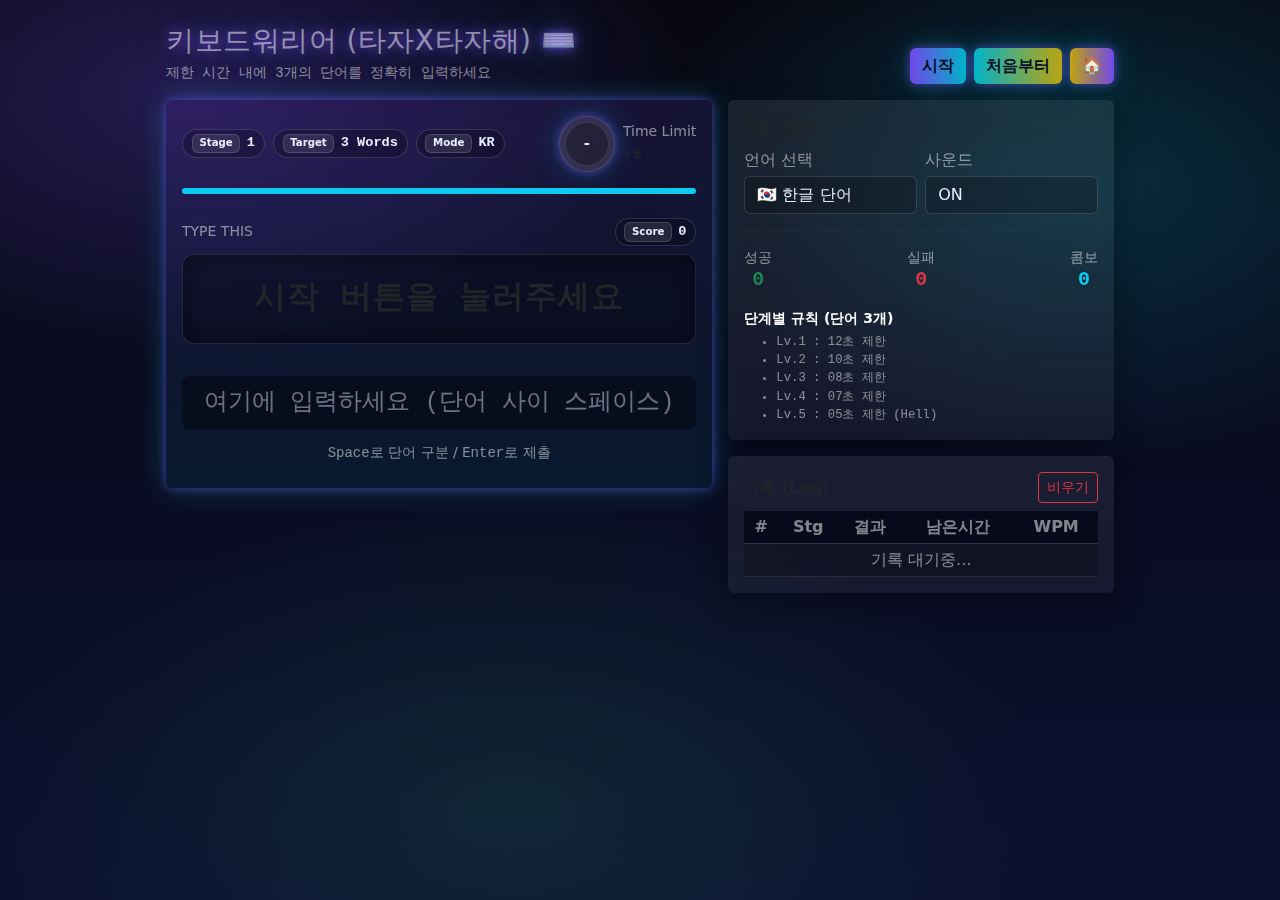
<file: templates/game-speed-typing.html>
<!doctype html>
<html lang="ko">
<head>
  <meta charset="utf-8" />
  <meta name="viewport" content="width=device-width, initial-scale=1" />
  <title>⌨️ TypeDori</title>

  <link href="https://cdn.jsdelivr.net/npm/bootstrap@5.3.3/dist/css/bootstrap.min.css" rel="stylesheet">
  <link rel="stylesheet" href="../css/template_style.css">
  <style>
    /* 타이핑 게임 전용 추가 스타일 */
    .word-display {
      font-size: 2rem;
      font-weight: 700;
      letter-spacing: 1px;
      min-height: 80px;
      display: flex;
      flex-wrap: wrap;
      align-items: center;
      justify-content: center;
      gap: 10px;
      padding: 20px;
      background: rgba(0,0,0,.3);
      border-radius: 12px;
      border: 1px solid rgba(255,255,255,.1);
    }
    
    .char { transition: color 0.1s; color: var(--text); opacity: 0.5; }
    .char.current { text-decoration: underline; text-decoration-color: var(--neon2); opacity: 1; }
    .char.correct { color: var(--good); opacity: 1; text-shadow: 0 0 10px rgba(56, 239, 125, 0.5); }
    .char.wrong { color: var(--bad); opacity: 1; text-shadow: 0 0 10px rgba(255, 77, 109, 0.5); }
    .char.space { width: 10px; } /* 스페이스바 시각적 간격 */
  </style>
</head>

<body class="py-4">
  <div class="wrap px-3">
    <div class="d-flex flex-wrap align-items-end justify-content-between gap-2 mb-3">
      <div>
        <h1 class="h3 mb-1 neon-title"><span class="text-white-50">키보드워리어 (타자X타자해) ⌨️</span></h1>
        <div class="text-white-50 small">
          <span class="mono">제한 시간 내에 3개의 단어를 정확히 입력하세요</span>
        </div>
      </div>

      <div class="d-flex flex-wrap gap-2">
        <button id="btnStart" class="btn btn-neon">시작</button>
        <button id="btnRestartAll" class="btn btn-neon2">처음부터</button>
        <button id="btnGotoIndex" class="btn btn-neon3">🏠</button>
      </div>
    </div>

    <div class="row g-3">
      <div class="col-12 col-lg-7">
        <div class="card glass machine border-0">
          <div class="card-body">
            <div class="d-flex flex-wrap align-items-center justify-content-between gap-2 mb-3">
              <div class="d-flex flex-wrap gap-2">
                <span class="chip"><span class="badge badge-soft">Stage</span> <span id="hudStage" class="mono fw-bold">1</span></span>
                <span class="chip"><span class="badge badge-soft">Target</span> <span class="mono fw-bold">3 Words</span></span>
                <span class="chip"><span class="badge badge-soft">Mode</span> <span id="hudLang" class="mono fw-bold">KR</span></span>
              </div>

              <div class="d-flex align-items-center gap-2">
                <div class="timer-ring" id="timerRing" style="--p:0%;">
                  <div class="mono" id="timerText">-</div>
                </div>
                <div>
                  <div class="text-white-50 small">Time Limit</div>
                  <div class="mono fw-bold"><span id="hudTimeLimit">-</span>s</div>
                </div>
              </div>
            </div>

            <div class="progress mb-4" style="height: 6px; background: rgba(255,255,255,.10);">
              <div id="progressBar" class="progress-bar bg-info" style="width:100%"></div>
            </div>

            <div class="mb-4">
              <div class="d-flex align-items-center justify-content-between mb-2">
                <div class="text-white-50 small">TYPE THIS</div>
                <div class="d-flex flex-wrap gap-2">
                  <span class="chip"><span class="badge badge-soft">Score</span> <span id="hudScore" class="mono fw-bold">0</span></span>
                </div>
              </div>

              <div id="wordDisplay" class="word-display mono">
                시작 버튼을 눌러주세요
              </div>
            </div>

            <form id="answerForm" class="row g-2 align-items-center mt-3">
              <div class="col-12">
                <input id="answerInput" class="form-control form-control-lg mono text-center" type="text" 
                       placeholder="여기에 입력하세요 (단어 사이 스페이스)" autocomplete="off" disabled 
                       style="font-size: 1.5rem; background: rgba(0,0,0,0.4); color: white;" />
              </div>
              <div class="col-12 d-none">
                <button id="btnSubmit" class="btn btn-success w-100" type="submit">제출</button>
              </div>
            </form>
            <div class="p-2 form-text text-white-50 text-center">
              <span class="mono">Space</span>로 단어 구분 / <span class="mono">Enter</span>로 제출
            </div>
          </div>
        </div>
      </div>

      <div class="col-12 col-lg-5">
        <div class="card glass border-0 mb-3">
          <div class="card-body">
            <div class="fw-bold mb-2">게임 설정</div>

            <div class="row g-2 align-items-end">
              <div class="col-6">
                <label class="form-label text-white-50 mb-1">언어 선택</label>
                <select id="langSelect" class="form-select">
                  <option value="KR" selected>🇰🇷 한글 단어</option>
                  <option value="EN">🇺🇸 영어 단어</option>
                </select>
              </div>
              <div class="col-6">
                <label class="form-label text-white-50 mb-1">사운드</label>
                <select id="soundSelect" class="form-select">
                  <option value="on" selected>ON</option>
                  <option value="off">OFF</option>
                </select>
              </div>
            </div>

            <hr style="border-color: rgba(255,255,255,.12);" />

            <div class="d-flex flex-wrap gap-2 justify-content-between">
              <div class="text-center">
                <div class="small text-white-50">성공</div>
                <div id="hudCorrect" class="mono fw-bold h5 mb-0 text-success">0</div>
              </div>
              <div class="text-center">
                <div class="small text-white-50">실패</div>
                <div id="hudWrong" class="mono fw-bold h5 mb-0 text-danger">0</div>
              </div>
              <div class="text-center">
                <div class="small text-white-50">콤보</div>
                <div id="hudStreak" class="mono fw-bold h5 mb-0 text-info">0</div>
              </div>
            </div>

            <div class="mt-3 small text-white-50">
              <div class="fw-semibold text-white mb-1">단계별 규칙 (단어 3개)</div>
              <ul class="mb-0 mono small">
                <li>Lv.1 : 12초 제한</li>
                <li>Lv.2 : 10초 제한</li>
                <li>Lv.3 : 08초 제한</li>
                <li>Lv.4 : 07초 제한</li>
                <li>Lv.5 : 05초 제한 (Hell)</li>
              </ul>
            </div>
          </div>
        </div>

        <div class="card glass border-0">
          <div class="card-body">
            <div class="d-flex align-items-center justify-content-between gap-2 mb-2">
              <div class="fw-bold">기록 (Log)</div>
              <button id="btnClearLog" class="btn btn-outline-danger btn-sm">비우기</button>
            </div>

            <div class="table-responsive" style="max-height: 300px;">
              <table class="table table-sm table-darkish align-middle mb-0 text-center">
                <thead style="position: sticky; top: 0; background: rgba(10,15,35,.95);">
                  <tr>
                    <th class="text-white-50">#</th>
                    <th class="text-white-50">Stg</th>
                    <th class="text-white-50">결과</th>
                    <th class="text-white-50">남은시간</th>
                    <th class="text-white-50">WPM</th>
                  </tr>
                </thead>
                <tbody id="logBody">
                  <tr><td colspan="5" class="text-white-50">기록 대기중...</td></tr>
                </tbody>
              </table>
            </div>
          </div>
        </div>
      </div>
    </div>

    <div class="toast-container position-fixed bottom-0 end-0 p-3" style="z-index: 1080;">
      <div id="toast" class="toast align-items-center text-bg-dark border-0" role="alert" aria-live="assertive" aria-atomic="true">
        <div class="d-flex">
          <div id="toastBody" class="toast-body">-</div>
          <button type="button" class="btn-close btn-close-white me-2 m-auto" data-bs-dismiss="toast" aria-label="Close"></button>
        </div>
      </div>
    </div>

  </div>

  <script src="https://cdn.jsdelivr.net/npm/bootstrap@5.3.3/dist/js/bootstrap.bundle.min.js"></script>
  <script src="../script/script-typing.js"></script>
</body>
</html>
</file>
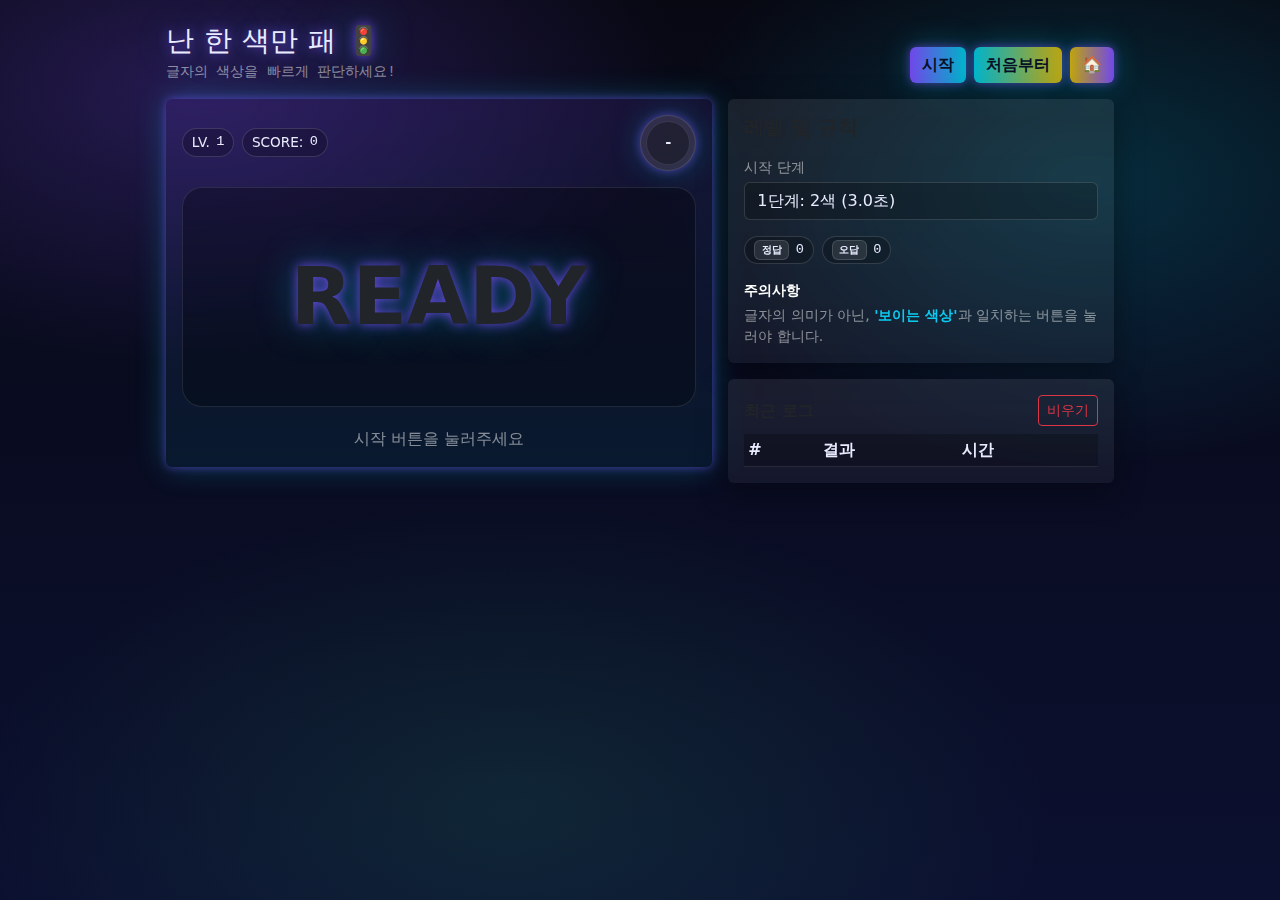
<file: templates/game-stroop.html>
<!doctype html>
<html lang="ko">
<head>
  <meta charset="utf-8" />
  <meta name="viewport" content="width=device-width, initial-scale=1" />
  <title>🚦 색깔능력자</title>
  <link href="https://cdn.jsdelivr.net/npm/bootstrap@5.3.3/dist/css/bootstrap.min.css" rel="stylesheet">
  <link rel="stylesheet" href="../css/template_style.css">
  <style>
    .stroop-display { font-size: 5rem; font-weight: 900; min-height: 220px; display: flex; align-items: center; justify-content: center; text-shadow: var(--glow-strong); background: rgba(0,0,0,.3); border-radius: 20px; border: 1px solid rgba(255,255,255,.1); margin-bottom: 20px; }
    .btn-color-choice { height: 80px; font-size: 1.4rem; border-width: 3px; border-radius: 15px; font-weight: 800; transition: all 0.2s; }
    .btn-color-choice:hover { transform: translateY(-3px); box-shadow: var(--glow); }
  </style>
</head>
<body class="py-4">
  <div class="wrap px-3">
    <div class="d-flex flex-wrap align-items-end justify-content-between gap-2 mb-3">
      <div>
        <h1 class="h3 mb-1 neon-title">난 한 색만 패 🚦</h1>
        <div class="text-white-50 small mono">글자의 색상을 빠르게 판단하세요!</div>
      </div>
      <div class="d-flex gap-2">
        <button id="btnStart" class="btn btn-neon">시작</button>
        <button id="btnRestartAll" class="btn btn-neon2">처음부터</button>
        <button id="btnGotoIndex" class="btn btn-neon3">🏠</button>
      </div>
    </div>

    <div class="row g-3">
      <div class="col-12 col-lg-7">
        <div class="card glass machine border-0">
          <div class="card-body">
            <div class="d-flex justify-content-between mb-3 align-items-center">
                <div class="d-flex gap-2">
                    <span class="chip">LV. <span id="hudStage" class="mono">1</span></span>
                    <span class="chip">SCORE: <span id="hudScore" class="mono">0</span></span>
                </div>
                <div class="timer-ring" id="timerRing"><div id="timerText" class="mono">-</div></div>
            </div>
            
            <div class="stroop-display"><div id="wordDisplay" class="pulse">READY</div></div>

            <div id="buttonArea" class="row g-2">
                <div class="col-12 text-center text-white-50">시작 버튼을 눌러주세요</div>
            </div>
          </div>
        </div>
      </div>

      <div class="col-12 col-lg-5">
        <div class="card glass border-0 mb-3">
          <div class="card-body">
            <h5 class="fw-bold mb-3">레벨 및 규칙</h5>
            <div class="mb-3">
                <label class="form-label text-white-50 small mb-1">시작 단계</label>
                <select id="stageSelect" class="form-select">
                    <option value="1">1단계: 2색 (3.0초)</option>
                    <option value="2">2단계: 3색 (2.5초)</option>
                    <option value="3">3단계: 4색 (2.0초)</option>
                    <option value="4">4단계: 고속 (1.5초)</option>
                    <option value="5">5단계: 한계 (1.2초)</option>
                </select>
            </div>
            <div class="d-flex flex-wrap gap-2 mb-3">
                <span class="chip"><span class="badge badge-soft">정답</span> <span id="hudCorrect" class="mono">0</span></span>
                <span class="chip"><span class="badge badge-soft">오답</span> <span id="hudWrong" class="mono">0</span></span>
            </div>
            <div class="small text-white-50">
                <div class="text-white fw-bold mb-1">주의사항</div>
                <p class="mb-0">글자의 의미가 아닌, <span class="text-info fw-bold">'보이는 색상'</span>과 일치하는 버튼을 눌러야 합니다.</p>
            </div>
          </div>
        </div>

        <div class="card glass border-0">
          <div class="card-body">
            <div class="d-flex justify-content-between align-items-center mb-2">
                <div class="fw-bold">최근 로그</div>
                <button id="btnClearLog" class="btn btn-outline-danger btn-sm">비우기</button>
            </div>
            <div class="table-responsive" style="max-height: 250px;">
              <table class="table table-sm table-darkish align-middle mb-0">
                <thead><tr class="text-white-50"><th>#</th><th>결과</th><th>시간</th></tr></thead>
                <tbody id="logBody"></tbody>
              </table>
            </div>
          </div>
        </div>
      </div>
    </div>
  </div>
  <div id="toast" class="toast-container position-fixed bottom-0 end-0 p-3"></div>
  <script src="../script/script-stroop.js"></script>
</body>
</html>
</file>
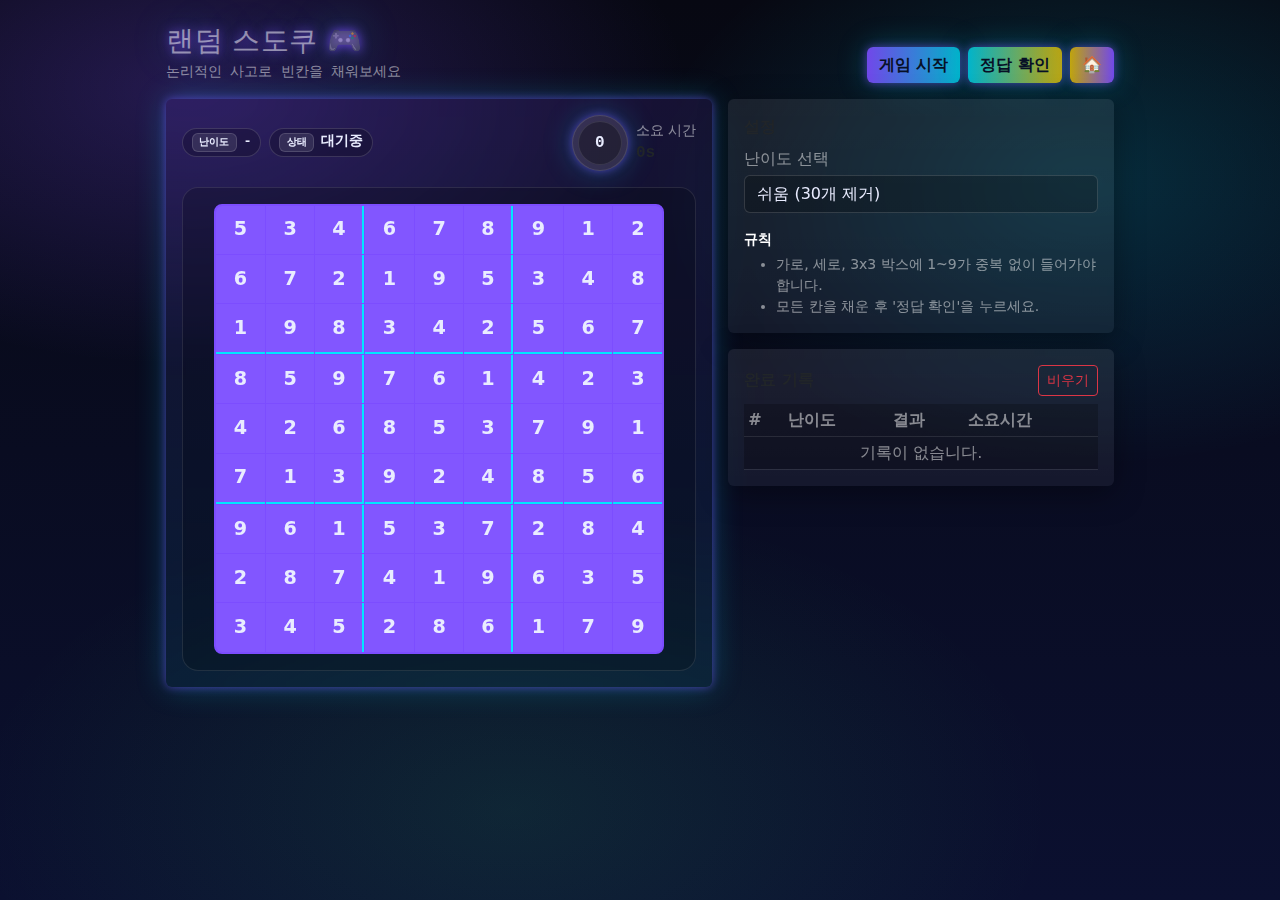
<file: templates/game-sudoku.html>
<!doctype html>
<html lang="ko">
<head>
  <meta charset="utf-8" />
  <meta name="viewport" content="width=device-width, initial-scale=1" />
  <title>🎮 Gamdori - Sudoku</title>
  <link href="https://cdn.jsdelivr.net/npm/bootstrap@5.3.3/dist/css/bootstrap.min.css" rel="stylesheet">
  <link rel="stylesheet" href="../css/template_style.css">
  <style>
    /* 스도쿠 전용 스타일 */
    #sudoku-board {
      display: grid;
      grid-template-columns: repeat(9, 1fr);
      gap: 1px;
      background: var(--neon);
      border: 2px solid var(--neon);
      border-radius: 8px;
      overflow: hidden;
      aspect-ratio: 1 / 1;
      max-width: 450px;
      margin: 0 auto;
    }
    .cell {
      background: var(--card);
      display: flex;
      align-items: center;
      justify-content: center;
      font-size: 1.2rem;
      position: relative;
    }
    /* 3x3 구역 강조 */
    .cell:nth-child(3n) { border-right: 2px solid var(--neon2); }
    .cell:nth-child(9n) { border-right: none; }
    .cell:nth-child(n+19):nth-child(-n+27),
    .cell:nth-child(n+46):nth-child(-n+54) { border-bottom: 2px solid var(--neon2); }

    .cell input {
      width: 100%; height: 100%;
      background: transparent;
      border: none;
      color: var(--neon2);
      text-align: center;
      font-weight: bold;
      outline: none;
    }
    .cell input:focus { background: rgba(0, 229, 255, 0.1); }
    .cell.fixed { background: rgba(255, 255, 255, 0.05); color: var(--text); font-weight: 800; }
    
    .status-badge { font-size: 0.75rem; padding: 2px 8px; border-radius: 4px; }
  </style>
</head>
<body class="py-4">
  <div class="wrap px-3">
    <div class="d-flex flex-wrap align-items-end justify-content-between gap-2 mb-3">
      <div>
        <h1 class="h3 mb-1 neon-title"><span class="text-white-50">랜덤 스도쿠 🎮</span></h1>
        <div class="text-white-50 small mono">논리적인 사고로 빈칸을 채워보세요</div>
      </div>
      <div class="d-flex flex-wrap gap-2">
        <button id="btnStart" class="btn btn-neon">게임 시작</button>
        <button id="btnCheck" class="btn btn-neon2">정답 확인</button>
        <button id="btnGotoIndex" class="btn btn-neon3">🏠</button>
      </div>
    </div>

    <div class="row g-3">
      <div class="col-12 col-lg-7">
        <div class="card glass machine border-0">
          <div class="card-body">
            <div class="d-flex flex-wrap align-items-center justify-content-between gap-2 mb-3">
              <div class="d-flex flex-wrap gap-2">
                <span class="chip"><span class="badge badge-soft">난이도</span> <span id="hudDiff" class="mono fw-bold">-</span></span>
                <span class="chip"><span class="badge badge-soft">상태</span> <span id="hudStatus" class="mono fw-bold">대기중</span></span>
              </div>
              <div class="d-flex align-items-center gap-2">
                <div class="timer-ring" id="timerRing">
                  <div class="mono" id="timerText">0</div>
                </div>
                <div>
                  <div class="text-white-50 small">소요 시간</div>
                  <div class="mono fw-bold"><span id="hudTime">0</span>s</div>
                </div>
              </div>
            </div>

            <div class="p-3 rounded-4" style="background: rgba(0,0,0,.20); border: 1px solid rgba(255,255,255,.10);">
              <div id="sudoku-board">
                </div>
            </div>
          </div>
        </div>
      </div>

      <div class="col-12 col-lg-5">
        <div class="card glass border-0 mb-3">
          <div class="card-body">
            <div class="fw-bold mb-2">설정</div>
            <div class="row g-2 align-items-end">
              <div class="col-12">
                <label class="form-label text-white-50 mb-1">난이도 선택</label>
                <select id="diffSelect" class="form-select">
                  <option value="easy">쉬움 (30개 제거)</option>
                  <option value="medium">보통 (45개 제거)</option>
                  <option value="hard">어려움 (60개 제거)</option>
                </select>
              </div>
            </div>
            <div class="mt-3 small text-white-50">
              <div class="fw-semibold text-white mb-1">규칙</div>
              <ul class="mb-0">
                <li>가로, 세로, 3x3 박스에 1~9가 중복 없이 들어가야 합니다.</li>
                <li>모든 칸을 채운 후 '정답 확인'을 누르세요.</li>
              </ul>
            </div>
          </div>
        </div>

        <div class="card glass border-0">
          <div class="card-body">
            <div class="d-flex align-items-center justify-content-between gap-2 mb-2">
              <div class="fw-bold">완료 기록</div>
              <button id="btnClearLog" class="btn btn-outline-danger btn-sm">비우기</button>
            </div>
            <div class="table-responsive" style="max-height: 300px;">
              <table class="table table-sm table-darkish align-middle mb-0">
                <thead>
                  <tr>
                    <th class="text-white-50">#</th>
                    <th class="text-white-50">난이도</th>
                    <th class="text-white-50">결과</th>
                    <th class="text-white-50">소요시간</th>
                  </tr>
                </thead>
                <tbody id="logBody">
                  <tr><td colspan="4" class="text-white-50 text-center">기록이 없습니다.</td></tr>
                </tbody>
              </table>
            </div>
          </div>
        </div>
      </div>
    </div>
  </div>

  <div class="toast-container position-fixed bottom-0 end-0 p-3">
    <div id="toast" class="toast align-items-center text-bg-dark border-0" role="alert">
      <div class="d-flex">
        <div id="toastBody" class="toast-body">-</div>
        <button type="button" class="btn-close btn-close-white me-2 m-auto" data-bs-dismiss="toast"></button>
      </div>
    </div>
  </div>

  <script src="https://cdn.jsdelivr.net/npm/bootstrap@5.3.3/dist/js/bootstrap.bundle.min.js"></script>
  <script src="../script/script-sudoku.js"></script>
</body>
</html>
</file>
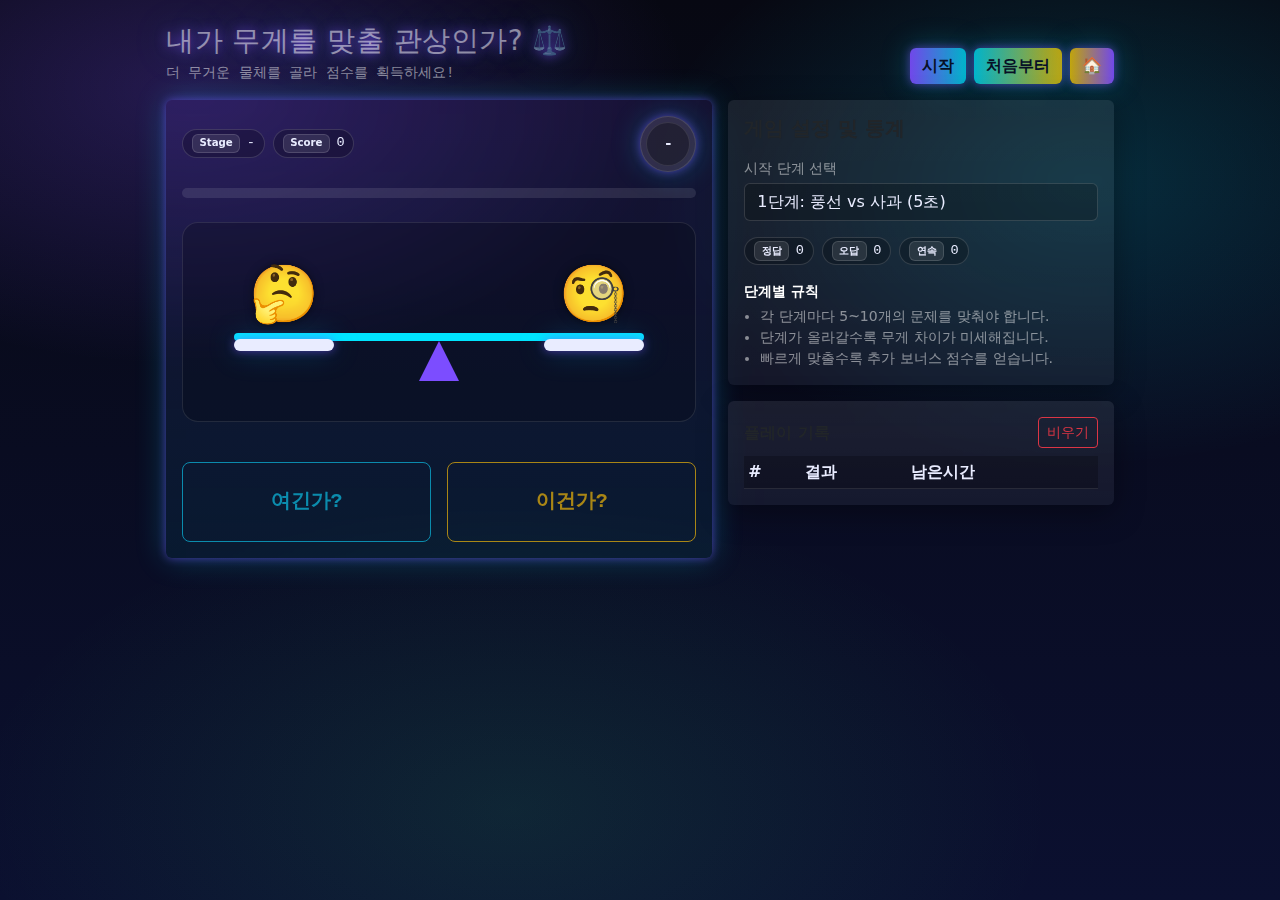
<file: templates/game-weight-compare.html>
<!doctype html>
<html lang="ko">
<head>
  <meta charset="utf-8" />
  <meta name="viewport" content="width=device-width, initial-scale=1" />
  <title>⚖️ I am 솔로몬</title>
  <link href="https://cdn.jsdelivr.net/npm/bootstrap@5.3.3/dist/css/bootstrap.min.css" rel="stylesheet">
  <link rel="stylesheet" href="../css/template_style.css">
  <style>
    .scale-container { position: relative; width: 100%; height: 200px; display: flex; justify-content: center; align-items: flex-end; padding-bottom: 20px; background: rgba(0,0,0,.2); border-radius: 16px; border: 1px solid rgba(255,255,255,.1); }
    .scale-beam { 
        width: 80%; height: 8px; background: var(--neon2); border-radius: 4px; 
        position: absolute; bottom: 80px; transition: transform 0.6s cubic-bezier(0.175, 0.885, 0.32, 1.275);
        display: flex; justify-content: space-between; align-items: flex-end;
    }
    .scale-pivot { width: 0; height: 0; border-left: 20px solid transparent; border-right: 20px solid transparent; border-bottom: 40px solid var(--neon); position: absolute; bottom: 40px; }
    .scale-plate { width: 100px; height: 12px; background: var(--text); border-radius: 6px; margin-bottom: -10px; position: relative; box-shadow: var(--glow); }
    .item-on-plate { font-size: 3.5rem; position: absolute; bottom: 15px; left: 50%; transform: translateX(-50%); filter: drop-shadow(0 0 5px rgba(0,0,0,0.5)); }
    .tilt-left { transform: rotate(-15deg); }
    .tilt-right { transform: rotate(15deg); }
  </style>
</head>
<body class="py-4">
  <div class="wrap px-3">
    <div class="d-flex flex-wrap align-items-end justify-content-between gap-2 mb-3">
      <div>
        <h1 class="h3 mb-1 neon-title"><span class="text-white-50">내가 무게를 맞출 관상인가? ⚖️</span></h1>
        <div class="text-white-50 small"><span class="mono">더 무거운 물체를 골라 점수를 획득하세요!</span></div>
      </div>
      <div class="d-flex flex-wrap gap-2">
        <button id="btnStart" class="btn btn-neon">시작</button>
        <button id="btnRestartAll" class="btn btn-neon2">처음부터</button>
        <button id="btnGotoIndex" class="btn btn-neon3">🏠</button>
      </div>
    </div>

    <div class="row g-3">
      <div class="col-12 col-lg-7">
        <div class="card glass machine border-0">
          <div class="card-body">
            <div class="d-flex justify-content-between mb-3 align-items-center">
              <div class="d-flex gap-2">
                <span class="chip"><span class="badge badge-soft">Stage</span> <span id="hudStage" class="mono">-</span></span>
                <span class="chip"><span class="badge badge-soft">Score</span> <span id="hudScore" class="mono">0</span></span>
              </div>
              <div class="timer-ring" id="timerRing"><div id="timerText" class="mono">-</div></div>
            </div>

            <div class="progress mb-4" style="height: 10px; background: rgba(255,255,255,.1);"><div id="progressBar" class="progress-bar progress-bar-striped progress-bar-animated bg-info" style="width:0%"></div></div>

            <div class="scale-container p-4">
                <div class="scale-pivot"></div>
                <div id="scaleBeam" class="scale-beam">
                  <div class="scale-plate"><div id="itemA" class="item-on-plate">🤔</div></div>
                  <div class="scale-plate"><div id="itemB" class="item-on-plate">🧐</div></div>
                </div>
            </div>

            <div class="row g-3 mt-4">
              <div class="col-6"><button id="btnLeft" class="btn btn-outline-info btn-lg w-100 py-4 fw-bold mono" disabled>여긴가?</button></div>
              <div class="col-6"><button id="btnRight" class="btn btn-outline-warning btn-lg w-100 py-4 fw-bold mono" disabled>이건가?</button></div>
            </div>
          </div>
        </div>
      </div>

      <div class="col-12 col-lg-5">
        <div class="card glass border-0 mb-3">
          <div class="card-body">
            <h5 class="fw-bold mb-3">게임 설정 및 통계</h5>
            <div class="row g-2 mb-3">
              <div class="col-12">
                <label class="form-label text-white-50 small mb-1">시작 단계 선택</label>
                <select id="stageSelect" class="form-select">
                  <option value="1">1단계: 풍선 vs 사과 (5초)</option>
                  <option value="2">2단계: 사과 vs 볼링공 (4초)</option>
                  <option value="3">3단계: 볼링공 vs 금괴 (3초)</option>
                  <option value="4">4단계: 정밀 측정 (2.5초)</option>
                  <option value="5">5단계: 극한의 무게 (2초)</option>
                </select>
              </div>
            </div>
            <div class="d-flex flex-wrap gap-2 mb-3">
                <span class="chip"><span class="badge badge-soft">정답</span> <span id="hudCorrect" class="mono">0</span></span>
                <span class="chip"><span class="badge badge-soft">오답</span> <span id="hudWrong" class="mono">0</span></span>
                <span class="chip"><span class="badge badge-soft">연속</span> <span id="hudStreak" class="mono">0</span></span>
            </div>
            <div class="small text-white-50">
                <div class="fw-bold text-white mb-1">단계별 규칙</div>
                <ul class="ps-3 mb-0">
                    <li>각 단계마다 5~10개의 문제를 맞춰야 합니다.</li>
                    <li>단계가 올라갈수록 무게 차이가 미세해집니다.</li>
                    <li>빠르게 맞출수록 추가 보너스 점수를 얻습니다.</li>
                </ul>
            </div>
          </div>
        </div>

        <div class="card glass border-0">
          <div class="card-body">
            <div class="d-flex justify-content-between align-items-center mb-2">
                <div class="fw-bold">플레이 기록</div>
                <button id="btnClearLog" class="btn btn-outline-danger btn-sm">비우기</button>
            </div>
            <div class="table-responsive" style="max-height: 250px;">
              <table class="table table-sm table-darkish align-middle mb-0">
                <thead><tr class="text-white-50"><th>#</th><th>결과</th><th>남은시간</th></tr></thead>
                <tbody id="logBody"></tbody>
              </table>
            </div>
          </div>
        </div>
      </div>
    </div>
  </div>
  <div id="toast" class="toast-container position-fixed bottom-0 end-0 p-3" style="z-index: 1080;">
    <div id="toastEl" class="toast align-items-center border-0" role="alert" aria-live="assertive" aria-atomic="true">
      <div class="d-flex"><div id="toastBody" class="toast-body">-</div></div>
    </div>
  </div>
  <script src="https://cdn.jsdelivr.net/npm/bootstrap@5.3.3/dist/js/bootstrap.bundle.min.js"></script>
  <script src="../script/script-weight.js"></script>
</body>
</html>
</file>
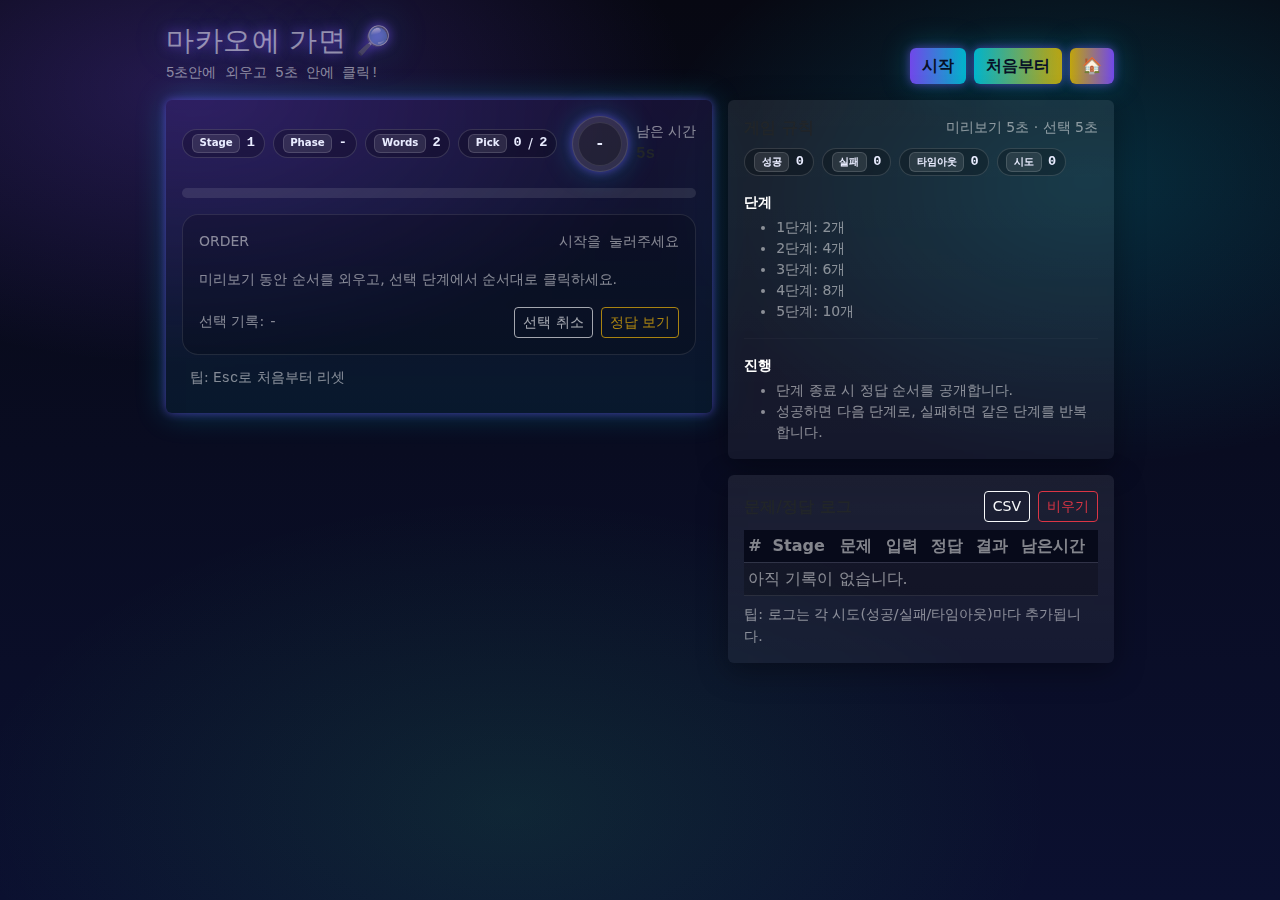
<file: templates/game-word-memory.html>
<!doctype html>
<html lang="ko">
<head>
    <meta charset="utf-8" />
    <meta name="viewport" content="width=device-width, initial-scale=1" />
    <title>🇲🇴 마카오에 가면</title>

    <link href="https://cdn.jsdelivr.net/npm/bootstrap@5.3.3/dist/css/bootstrap.min.css" rel="stylesheet">
    <link rel="stylesheet" href="../css/template_style.css">
</head>

<body class="py-4">
<div class="wrap px-3">
    <div class="d-flex flex-wrap align-items-end justify-content-between gap-2 mb-3">
        <div>
            <h1 class="h3 mb-1 neon-title"><span class="text-white-50">마카오에 가면 🔎</span></h1>
            <div class="text-white-50 small">
                <span class="mono">5초안에 외우고 5초 안에 클릭!</span>
            </div>
        </div>

        <div class="d-flex flex-wrap gap-2">
            <button id="btnStart" class="btn btn-neon">시작</button>
<!--            <button id="btnRestartStage" class="btn btn-outline-light">현재 단계 재시작</button>-->
            <button id="btnRestartAll" class="btn btn-neon2">처음부터</button>
            <button id="btnGotoIndex" class="btn btn-neon3">🏠</button>
        </div>
    </div>

    <div class="row g-3">
        <!-- Left: Game -->
        <div class="col-12 col-lg-7">
            <div class="card glass machine border-0">
                <div class="card-body">
                    <div class="d-flex flex-wrap align-items-center justify-content-between gap-2 mb-3">
                        <div class="d-flex flex-wrap gap-2">
                            <span class="chip"><span class="badge badge-soft">Stage</span> <span id="hudStage" class="mono fw-bold">1</span></span>
                            <span class="chip"><span class="badge badge-soft">Phase</span> <span id="hudPhase" class="mono fw-bold">-</span></span>
                            <span class="chip"><span class="badge badge-soft">Words</span> <span id="hudWordCount" class="mono fw-bold">-</span></span>
                            <span class="chip"><span class="badge badge-soft">Pick</span> <span id="hudPick" class="mono fw-bold">0</span>/<span id="hudNeed" class="mono fw-bold">-</span></span>
                        </div>

                        <div class="d-flex align-items-center gap-2">
                            <div class="timer-ring" id="timerRing" style="--p:0%;">
                                <div class="mono" id="timerText">-</div>
                            </div>
                            <div>
                                <div class="text-white-50 small">남은 시간</div>
                                <div class="mono fw-bold"><span id="hudTimeLimit">5</span>s</div>
                            </div>
                        </div>
                    </div>

                    <div class="progress mb-3" style="height: 10px; background: rgba(255,255,255,.10);">
                        <div id="progressBar" class="progress-bar progress-bar-striped progress-bar-animated" style="width:0%"></div>
                    </div>

                    <div class="p-3 rounded-4" style="background: rgba(0,0,0,.20); border: 1px solid rgba(255,255,255,.10);">
                        <div class="d-flex align-items-center justify-content-between mb-2">
                            <div class="text-white-50 small">ORDER</div>
                            <div class="text-white-50 small">
                                <span class="mono" id="hintLine">시작을 눌러주세요</span>
                            </div>
                        </div>

                        <div class="d-flex flex-wrap gap-2 mb-2" id="orderChips" aria-label="정답 순서(미리보기/결과에서 표시)"></div>

                        <div class="text-white-50 small mb-2">
                            <span class="mono">미리보기</span> 동안 순서를 외우고, <span class="mono">선택</span> 단계에서 순서대로 클릭하세요.
                        </div>

                        <div class="row g-2" id="wordGrid" aria-label="단어 버튼 영역"></div>

                        <div class="mt-3 d-flex flex-wrap gap-2 align-items-center justify-content-between">
                            <div class="small text-white-50">
                                선택 기록: <span class="mono" id="pickedLine">-</span>
                            </div>
                            <div class="d-flex gap-2">
                                <button id="btnClearPick" class="btn btn-outline-light btn-sm" disabled>선택 취소</button>
                                <button id="btnRevealAnswer" class="btn btn-outline-warning btn-sm" disabled>정답 보기</button>
                            </div>
                        </div>
                    </div>

                    <div class="p-2 form-text text-white-50">
                        팁: <span class="mono">Esc</span>로 처음부터 리셋
                    </div>
                </div>
            </div>
        </div>

        <!-- Right: Rules + Log -->
        <div class="col-12 col-lg-5">
            <div class="card glass border-0 mb-3">
                <div class="card-body">
                    <div class="d-flex align-items-center justify-content-between gap-2 mb-2">
                        <div class="fw-bold">게임 규칙</div>
                        <span class="text-white-50 small">미리보기 5초 · 선택 5초</span>
                    </div>

                    <div class="d-flex flex-wrap gap-2 mb-3">
                        <span class="chip"><span class="badge badge-soft">성공</span> <span id="hudWin" class="mono fw-bold">0</span></span>
                        <span class="chip"><span class="badge badge-soft">실패</span> <span id="hudLose" class="mono fw-bold">0</span></span>
                        <span class="chip"><span class="badge badge-soft">타임아웃</span> <span id="hudTimeout" class="mono fw-bold">0</span></span>
                        <span class="chip"><span class="badge badge-soft">시도</span> <span id="hudAttempt" class="mono fw-bold">0</span></span>
                    </div>

                    <div class="mt-2 small text-white-50">
                        <div class="fw-semibold text-white mb-1">단계</div>
                        <ul class="mb-0">
                            <li>1단계: 2개</li>
                            <li>2단계: 4개</li>
                            <li>3단계: 6개</li>
                            <li>4단계: 8개</li>
                            <li>5단계: 10개</li>
                        </ul>
                    </div>

                    <hr style="border-color: rgba(255,255,255,.12);" />

                    <div class="small text-white-50">
                        <div class="fw-semibold text-white mb-1">진행</div>
                        <ul class="mb-0">
                            <li>단계 종료 시 정답 순서를 공개합니다.</li>
                            <li>성공하면 다음 단계로, 실패하면 같은 단계를 반복합니다.</li>
                        </ul>
                    </div>
                </div>
            </div>

            <div class="card glass border-0">
                <div class="card-body">
                    <div class="d-flex align-items-center justify-content-between gap-2 mb-2">
                        <div class="fw-bold">문제/정답 로그</div>
                        <div class="d-flex gap-2">
                            <button id="btnDownloadCsv" class="btn btn-outline-light btn-sm">CSV</button>
                            <button id="btnClearLog" class="btn btn-outline-danger btn-sm">비우기</button>
                        </div>
                    </div>

                    <div class="table-responsive" style="max-height: 360px;">
                        <table class="table table-sm table-darkish align-middle mb-0">
                            <thead style="position: sticky; top: 0; background: rgba(10,15,35,.95);">
                            <tr>
                                <th class="text-white-50">#</th>
                                <th class="text-white-50">Stage</th>
                                <th class="text-white-50">문제</th>
                                <th class="text-white-50">입력</th>
                                <th class="text-white-50">정답</th>
                                <th class="text-white-50">결과</th>
                                <th class="text-white-50">남은시간</th>
                            </tr>
                            </thead>
                            <tbody id="logBody">
                            <tr><td colspan="7" class="text-white-50">아직 기록이 없습니다.</td></tr>
                            </tbody>
                        </table>
                    </div>

                    <div class="text-white-50 small mt-2">
                        팁: <span class="mono">로그</span>는 각 시도(성공/실패/타임아웃)마다 추가됩니다.
                    </div>
                </div>
            </div>
        </div>
    </div>

    <!-- Toast -->
    <div class="toast-container position-fixed bottom-0 end-0 p-3" style="z-index: 1080;">
        <div id="toast" class="toast align-items-center text-bg-dark border-0" role="alert" aria-live="assertive" aria-atomic="true">
            <div class="d-flex">
                <div id="toastBody" class="toast-body">-</div>
                <button type="button" class="btn-close btn-close-white me-2 m-auto" data-bs-dismiss="toast" aria-label="Close"></button>
            </div>
        </div>
    </div>

</div>

<script src="https://cdn.jsdelivr.net/npm/bootstrap@5.3.3/dist/js/bootstrap.bundle.min.js"></script>
<script src="../script/script-memory.js"></script>
</body>
</html>
</file>
<file: css/template_style.css>
:root{
    --bg0:#070812;
    --bg1:#0b1030;
    --neon:#7c4dff;
    --neon2:#00e5ff;
    --good:#38ef7d;
    --bad:#ff4d6d;
    --warn:#ffd54f;
    --card:#0f173a;
    --panel:#0b122c;
    --text:#e9ecff;
    --muted:#a9b2ff;
    --glow: 0 0 10px rgba(124,77,255,.55), 0 0 30px rgba(0,229,255,.25);
    --glow-strong: 0 0 12px rgba(124,77,255,.85), 0 0 40px rgba(0,229,255,.35);
}

body{
    min-height:100vh;
    color:var(--text);
    background:
    radial-gradient(900px 500px at 15% 10%, rgba(124,77,255,.25), transparent 55%),
    radial-gradient(800px 520px at 85% 20%, rgba(0,229,255,.16), transparent 55%),
    radial-gradient(900px 520px at 40% 90%, rgba(56,239,125,.10), transparent 60%),
    linear-gradient(180deg, var(--bg0), var(--bg1));
}

.wrap{ max-width: 980px; margin: 0 auto; }

.neon-title{
    letter-spacing: .5px;
    text-shadow: var(--glow-strong);
}

.glass{
    background: linear-gradient(180deg, rgba(255,255,255,.08), rgba(255,255,255,.05));
    border: 1px solid rgba(255,255,255,.10);
    box-shadow: 0 8px 30px rgba(0,0,0,.35);
    backdrop-filter: blur(8px);
}

.machine{
    background: linear-gradient(180deg, rgba(124,77,255,.12), rgba(0,229,255,.06));
    border: 1px solid rgba(124,77,255,.22);
    box-shadow: var(--glow);
}

.chip{
    display:inline-flex; align-items:center; gap:.4rem;
    padding:.2rem .55rem;
    border-radius: 999px;
    border:1px solid rgba(255,255,255,.14);
    background: rgba(0,0,0,.22);
    color: var(--text);
    font-size:.85rem;
    white-space:nowrap;
}

.mono{
    font-family: ui-monospace, SFMono-Regular, Menlo, Monaco, Consolas, "Liberation Mono", "Courier New", monospace;
    font-variant-numeric: tabular-nums;
}

/* Slot reels */
.reels{
    display:grid;
    grid-template-columns: 1fr auto 1fr;
    gap: 12px;
    align-items:center;
    justify-content:center;
}

.reel{
    height: 110px;
    border-radius: 16px;
    background: linear-gradient(180deg, rgba(0,0,0,.35), rgba(255,255,255,.06));
    border:1px solid rgba(255,255,255,.12);
    box-shadow: inset 0 0 0 1px rgba(124,77,255,.10), var(--glow);
    position: relative;
    overflow:hidden;
}

.reel::before{
    content:"";
    position:absolute; inset:0;
    background: linear-gradient(180deg, rgba(255,255,255,.15), transparent 20%, transparent 80%, rgba(0,0,0,.25));
    pointer-events:none;
}

.reel .window{
    position:absolute; inset:0;
    display:flex;
    align-items:center;
    justify-content:center;
    font-size: 56px;
    font-weight: 800;
    text-shadow: var(--glow-strong);
}

.reel .stack{
    position:absolute;
    left:0; right:0;
    top:0;
    will-change: transform;
    opacity: .85;
    filter: blur(.2px);
}

.reel .stack .n{
    height: 110px;
    display:flex;
    align-items:center;
    justify-content:center;
    font-size: 52px;
    font-weight: 800;
    color: rgba(233,236,255,.85);
    text-shadow: var(--glow);
}

.op{
    font-size: 44px;
    font-weight: 900;
    text-shadow: var(--glow-strong);
    padding: 0 4px;
    color: rgba(233,236,255,.95);
    user-select:none;
}

.question-line{
    color: azure;
    font-size: 26px;
    font-weight: 700;
    letter-spacing: .3px;
    text-shadow: var(--glow);
}

.pulse{
    animation:pulse 650ms ease-in-out;
}
@keyframes pulse{
    0%{transform:scale(1)}
    50%{transform:scale(1.03)}
    100%{transform:scale(1)}
}

.shake{
    animation:shake 340ms ease-in-out;
}
@keyframes shake{
    0%{transform:translateX(0)}
    25%{transform:translateX(-6px)}
    50%{transform:translateX(6px)}
    75%{transform:translateX(-4px)}
    100%{transform:translateX(0)}
}

.blink{
    animation:blink 650ms steps(1,end) infinite;
}
@keyframes blink{
    50%{ opacity:.45; }
}

.timer-ring{
    --p: 0%;
    width: 56px;
    height: 56px;
    border-radius: 999px;
    background:
    conic-gradient(var(--neon2) var(--p), rgba(255,255,255,.12) 0);
    display:grid;
    place-items:center;
    box-shadow: var(--glow);
    border: 1px solid rgba(255,255,255,.12);
}
.timer-ring > div{
    width: 44px;
    height: 44px;
    border-radius: 999px;
    background: rgba(0,0,0,.30);
    border: 1px solid rgba(255,255,255,.10);
    display:grid;
    place-items:center;
    color: var(--text);
    font-weight: 800;
}

.table-darkish{
    --bs-table-bg: rgba(0,0,0,.22);
    --bs-table-border-color: rgba(255,255,255,.10);
    --bs-table-color: var(--text);
}

.btn-neon{
    background: linear-gradient(90deg, rgba(124,77,255,.90), rgba(0,229,255,.75));
    border: 0;
    color: #071026;
    font-weight: 800;
    box-shadow: var(--glow);
}
.btn-neon:disabled{ opacity:.55; box-shadow:none; }

.btn-neon2{
    background: linear-gradient(90deg, rgba(0,229,255,.75), rgba(255, 208, 0, 0.75));
    border: 0;
    color: #071026;
    font-weight: 800;
    box-shadow: var(--glow);
}
.btn-neon2:disabled{ opacity:.55; box-shadow:none; }

.btn-neon3{
    background: linear-gradient(90deg, rgba(255, 208, 0, 0.75), rgba(124,77,255,.90));
    border: 0;
    color: #071026;
    font-weight: 800;
    box-shadow: var(--glow);
}
.btn-neon3:disabled{ opacity:.55; box-shadow:none; }

.form-control, .form-select{
    background: rgba(0,0,0,.22);
    border-color: rgba(255,255,255,.14);
    color: var(--text);
}
.form-control::placeholder{ color: rgba(233,236,255,.45); }
.form-control:focus, .form-select:focus{
    border-color: rgba(0,229,255,.55);
    box-shadow: 0 0 0 .25rem rgba(0,229,255,.15);
    background: rgba(0,0,0,.22);
    color: var(--text);
}

.badge-soft{
    background: rgba(255,255,255,.10);
    border: 1px solid rgba(255,255,255,.14);
    color: var(--text);
}

/* --- Typing Game Additions --- */
.word-display {
    font-size: 2rem;
    font-weight: 700;
    letter-spacing: 1px;
    min-height: 100px;
    display: flex;
    flex-wrap: wrap;
    align-items: center;
    justify-content: center;
    gap: 0; /* Space char handles visual gap */
    padding: 24px;
    background: rgba(0,0,0,.3);
    border-radius: 16px;
    border: 1px solid rgba(255,255,255,.12);
    box-shadow: inset 0 0 20px rgba(0,0,0,0.5);
}

.char {
    transition: color 0.1s, transform 0.1s;
    color: rgba(233,236,255,.35); /* Default dim */
    position: relative;
    white-space: pre; /* Keep space char valid */
}

/* 현재 입력해야 할 글자 (커서) */
.char.current {
    color: var(--text);
    text-decoration: underline;
    text-decoration-color: var(--neon2);
    text-underline-offset: 6px;
    opacity: 1;
}

/* 정답/오답 스타일 */
.char.correct {
    color: var(--good);
    text-shadow: 0 0 10px rgba(56, 239, 125, 0.4);
    opacity: 1;
}

.char.wrong {
    color: var(--bad);
    text-shadow: 0 0 10px rgba(255, 77, 109, 0.4);
    text-decoration: line-through;
    opacity: 1;
}

/* 입력창 스타일 강조 */
#answerInput:disabled {
    background: rgba(0,0,0,0.2);
    border-color: transparent;
    cursor: not-allowed;
}
#answerInput:focus {
    background: rgba(0,0,0,0.4);
    box-shadow: 0 0 0 4px rgba(0,229,255,.15);
    border-color: var(--neon2);
}
</file>
<file: style.css>
:root{
    --bg0:#070812;
    --bg1:#0b1030;
    --neon:#7c4dff;
    --neon2:#00e5ff;
    --good:#38ef7d;
    --bad:#ff4d6d;
    --warn:#ffd54f;
    --card:#0f173a;
    --panel:#0b122c;
    --text:#e9ecff;
    --muted:#a9b2ff;
    --glow: 0 0 10px rgba(124,77,255,.55), 0 0 30px rgba(0,229,255,.25);
    --glow-strong: 0 0 12px rgba(124,77,255,.85), 0 0 40px rgba(0,229,255,.35);
}

body{
    min-height:100vh;
    color:var(--text);
    background:
    radial-gradient(900px 500px at 15% 10%, rgba(124,77,255,.25), transparent 55%),
    radial-gradient(800px 520px at 85% 20%, rgba(0,229,255,.16), transparent 55%),
    radial-gradient(900px 520px at 40% 90%, rgba(56,239,125,.10), transparent 60%),
    linear-gradient(180deg, var(--bg0), var(--bg1));
}

.wrap{ max-width: 980px; margin: 0 auto; }

.neon-title{
    letter-spacing: .5px;
    text-shadow: var(--glow-strong);
}

.glass{
    background: linear-gradient(180deg, rgba(255,255,255,.08), rgba(255,255,255,.05));
    border: 1px solid rgba(255,255,255,.10);
    box-shadow: 0 8px 30px rgba(0,0,0,.35);
    backdrop-filter: blur(8px);
}

.machine{
    background: linear-gradient(180deg, rgba(124,77,255,.12), rgba(0,229,255,.06));
    border: 1px solid rgba(124,77,255,.22);
    box-shadow: var(--glow);
}

.chip{
    display:inline-flex; align-items:center; gap:.4rem;
    padding:.2rem .55rem;
    border-radius: 999px;
    border:1px solid rgba(255,255,255,.14);
    background: rgba(0,0,0,.22);
    color: var(--text);
    font-size:.85rem;
    white-space:nowrap;
}

.mono{
    font-family: ui-monospace, SFMono-Regular, Menlo, Monaco, Consolas, "Liberation Mono", "Courier New", monospace;
    font-variant-numeric: tabular-nums;
}

/* Slot reels */
.reels{
    display:grid;
    grid-template-columns: 1fr auto 1fr;
    gap: 12px;
    align-items:center;
    justify-content:center;
}

.reel{
    height: 110px;
    border-radius: 16px;
    background: linear-gradient(180deg, rgba(0,0,0,.35), rgba(255,255,255,.06));
    border:1px solid rgba(255,255,255,.12);
    box-shadow: inset 0 0 0 1px rgba(124,77,255,.10), var(--glow);
    position: relative;
    overflow:hidden;
}

.reel::before{
    content:"";
    position:absolute; inset:0;
    background: linear-gradient(180deg, rgba(255,255,255,.15), transparent 20%, transparent 80%, rgba(0,0,0,.25));
    pointer-events:none;
}

.reel .window{
    position:absolute; inset:0;
    display:flex;
    align-items:center;
    justify-content:center;
    font-size: 56px;
    font-weight: 800;
    text-shadow: var(--glow-strong);
}

.reel .stack{
    position:absolute;
    left:0; right:0;
    top:0;
    will-change: transform;
    opacity: .85;
    filter: blur(.2px);
}

.reel .stack .n{
    height: 110px;
    display:flex;
    align-items:center;
    justify-content:center;
    font-size: 52px;
    font-weight: 800;
    color: rgba(233,236,255,.85);
    text-shadow: var(--glow);
}

.op{
    font-size: 44px;
    font-weight: 900;
    text-shadow: var(--glow-strong);
    padding: 0 4px;
    color: rgba(233,236,255,.95);
    user-select:none;
}

.question-line{
    color: azure;
    font-size: 26px;
    font-weight: 700;
    letter-spacing: .3px;
    text-shadow: var(--glow);
}

.pulse{
    animation:pulse 650ms ease-in-out;
}
@keyframes pulse{
    0%{transform:scale(1)}
    50%{transform:scale(1.03)}
    100%{transform:scale(1)}
}

.shake{
    animation:shake 340ms ease-in-out;
}
@keyframes shake{
    0%{transform:translateX(0)}
    25%{transform:translateX(-6px)}
    50%{transform:translateX(6px)}
    75%{transform:translateX(-4px)}
    100%{transform:translateX(0)}
}

.blink{
    animation:blink 650ms steps(1,end) infinite;
}
@keyframes blink{
    50%{ opacity:.45; }
}

.timer-ring{
    --p: 0%;
    width: 56px;
    height: 56px;
    border-radius: 999px;
    background:
    conic-gradient(var(--neon2) var(--p), rgba(255,255,255,.12) 0);
    display:grid;
    place-items:center;
    box-shadow: var(--glow);
    border: 1px solid rgba(255,255,255,.12);
}
.timer-ring > div{
    width: 44px;
    height: 44px;
    border-radius: 999px;
    background: rgba(0,0,0,.30);
    border: 1px solid rgba(255,255,255,.10);
    display:grid;
    place-items:center;
    color: var(--text);
    font-weight: 800;
}

.table-darkish{
    --bs-table-bg: rgba(0,0,0,.22);
    --bs-table-border-color: rgba(255,255,255,.10);
    --bs-table-color: var(--text);
}

.btn-neon{
    background: linear-gradient(90deg, rgba(124,77,255,.90), rgba(0,229,255,.75));
    border: 0;
    color: #071026;
    font-weight: 800;
    box-shadow: var(--glow);
}
.btn-neon:disabled{ opacity:.55; box-shadow:none; }

.btn-neon2{
    background: linear-gradient(90deg, rgba(0,229,255,.75), rgba(255, 208, 0, 0.75));
    border: 0;
    color: #071026;
    font-weight: 800;
    box-shadow: var(--glow);
}
.btn-neon2:disabled{ opacity:.55; box-shadow:none; }

.btn-neon3{
    background: linear-gradient(90deg, rgba(255, 208, 0, 0.75), rgba(124,77,255,.90));
    border: 0;
    color: #071026;
    font-weight: 800;
    box-shadow: var(--glow);
}
.btn-neon3:disabled{ opacity:.55; box-shadow:none; }

.form-control, .form-select{
    background: rgba(0,0,0,.22);
    border-color: rgba(255,255,255,.14);
    color: var(--text);
}
.form-control::placeholder{ color: rgba(233,236,255,.45); }
.form-control:focus, .form-select:focus{
    border-color: rgba(0,229,255,.55);
    box-shadow: 0 0 0 .25rem rgba(0,229,255,.15);
    background: rgba(0,0,0,.22);
    color: var(--text);
}

.badge-soft{
    background: rgba(255,255,255,.10);
    border: 1px solid rgba(255,255,255,.14);
    color: var(--text);
}

/* 공통 배경 처리 */
.carousel-bg {
  background-size: cover;
  background-position: center;
  background-repeat: no-repeat;
  position: relative;
}

/* 텍스트 가독성용 오버레이 */
.carousel-bg::before {
  content: "";
  position: absolute;
  inset: 0;
  background: rgba(0, 0, 0, 0.45);
}

.carousel-caption {
  position: relative;
  z-index: 2;
}

/* 각 카드별 배경 이미지 */
.bg-multi {
  background-image: url("./assets/carousel_multi.png");
}

.bg-memory {
  background-image: url("./assets/carousel_memory.png");
}

.bg-word {
  background-image: url("./assets/carousel_word.png");
}
</file>
